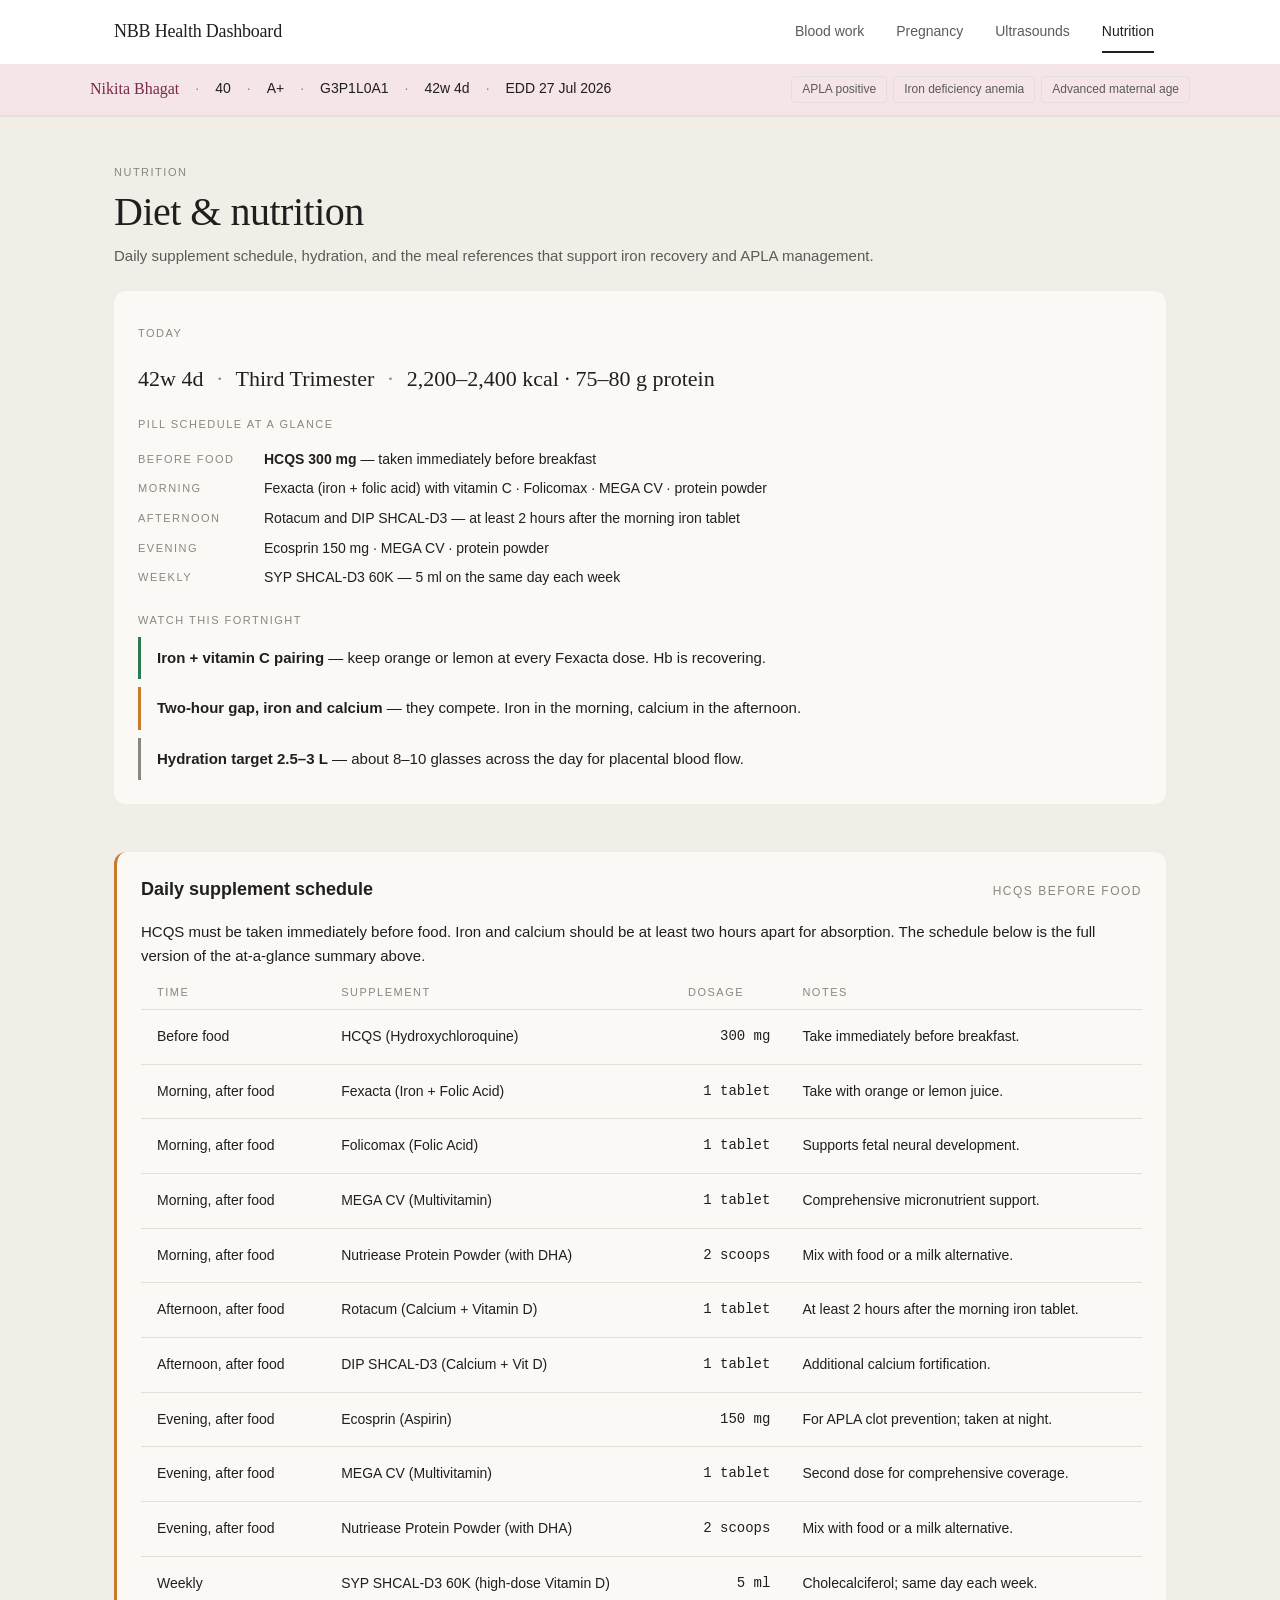
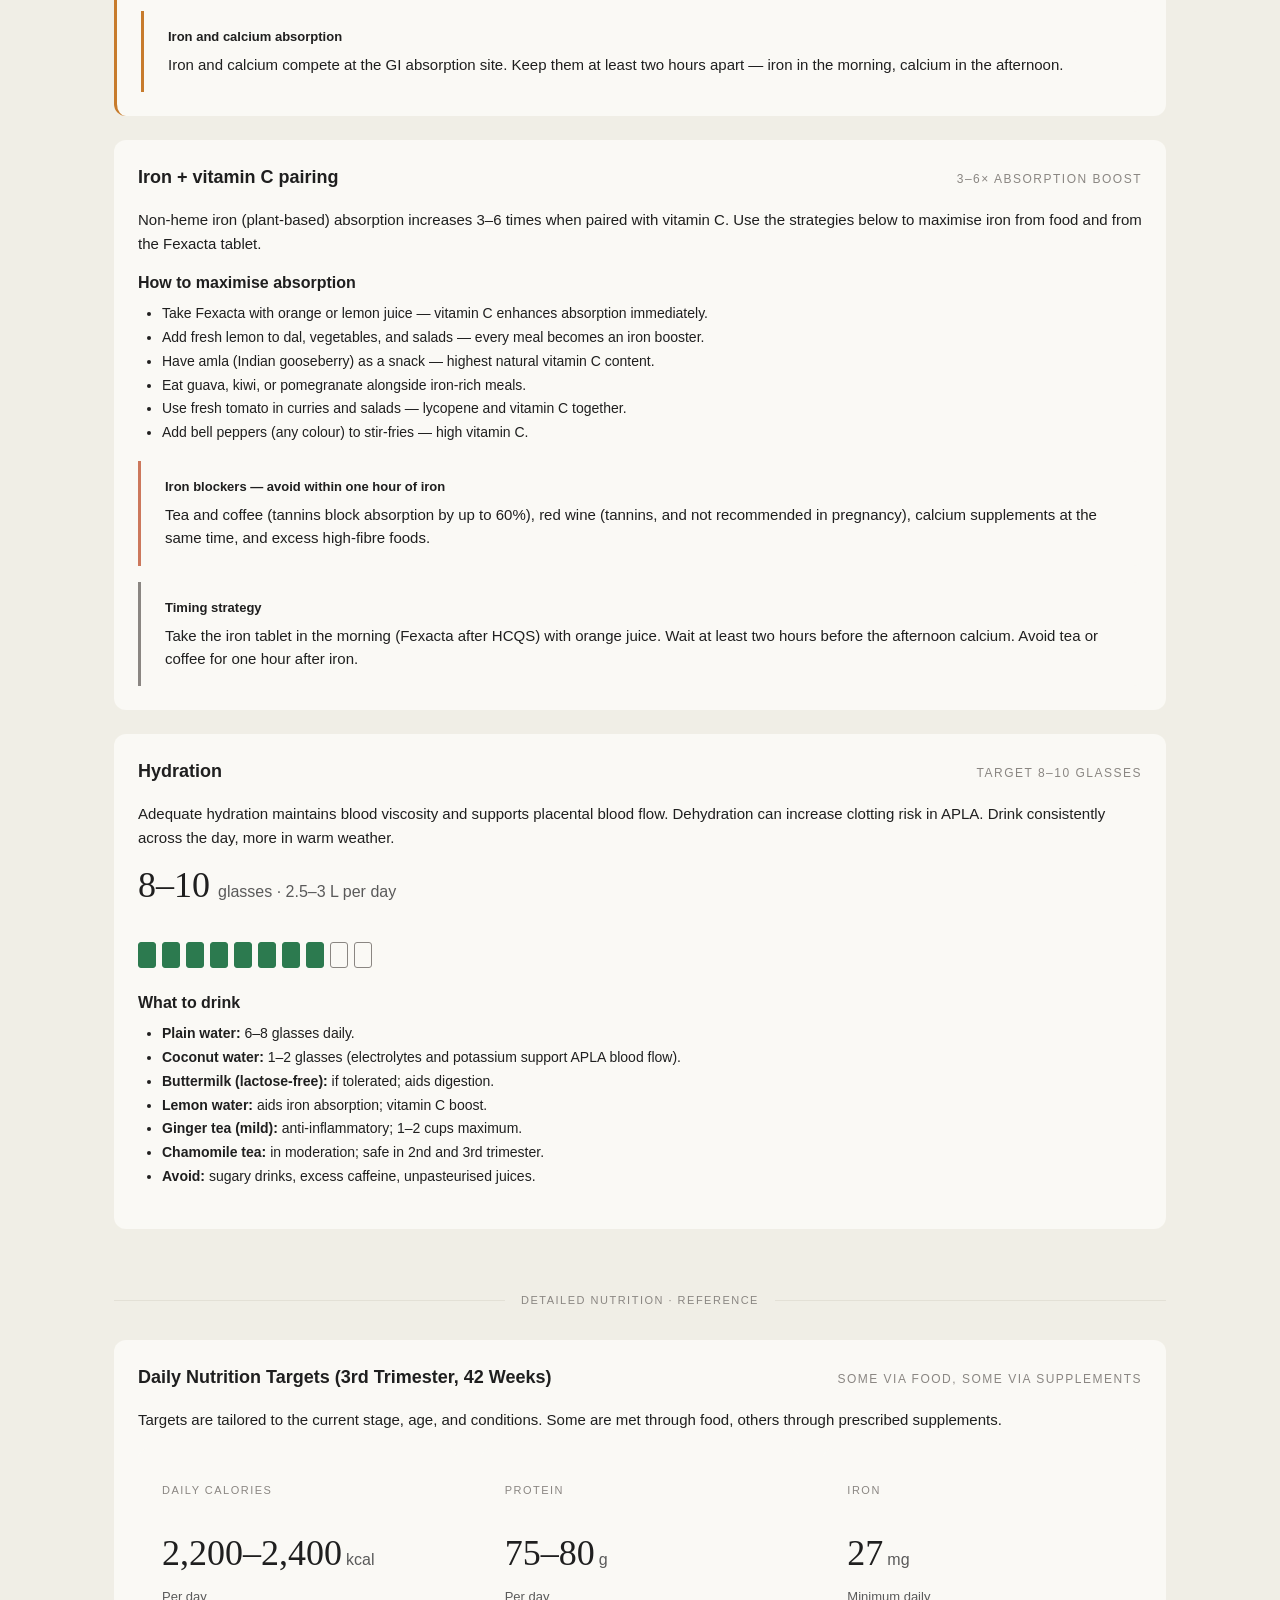
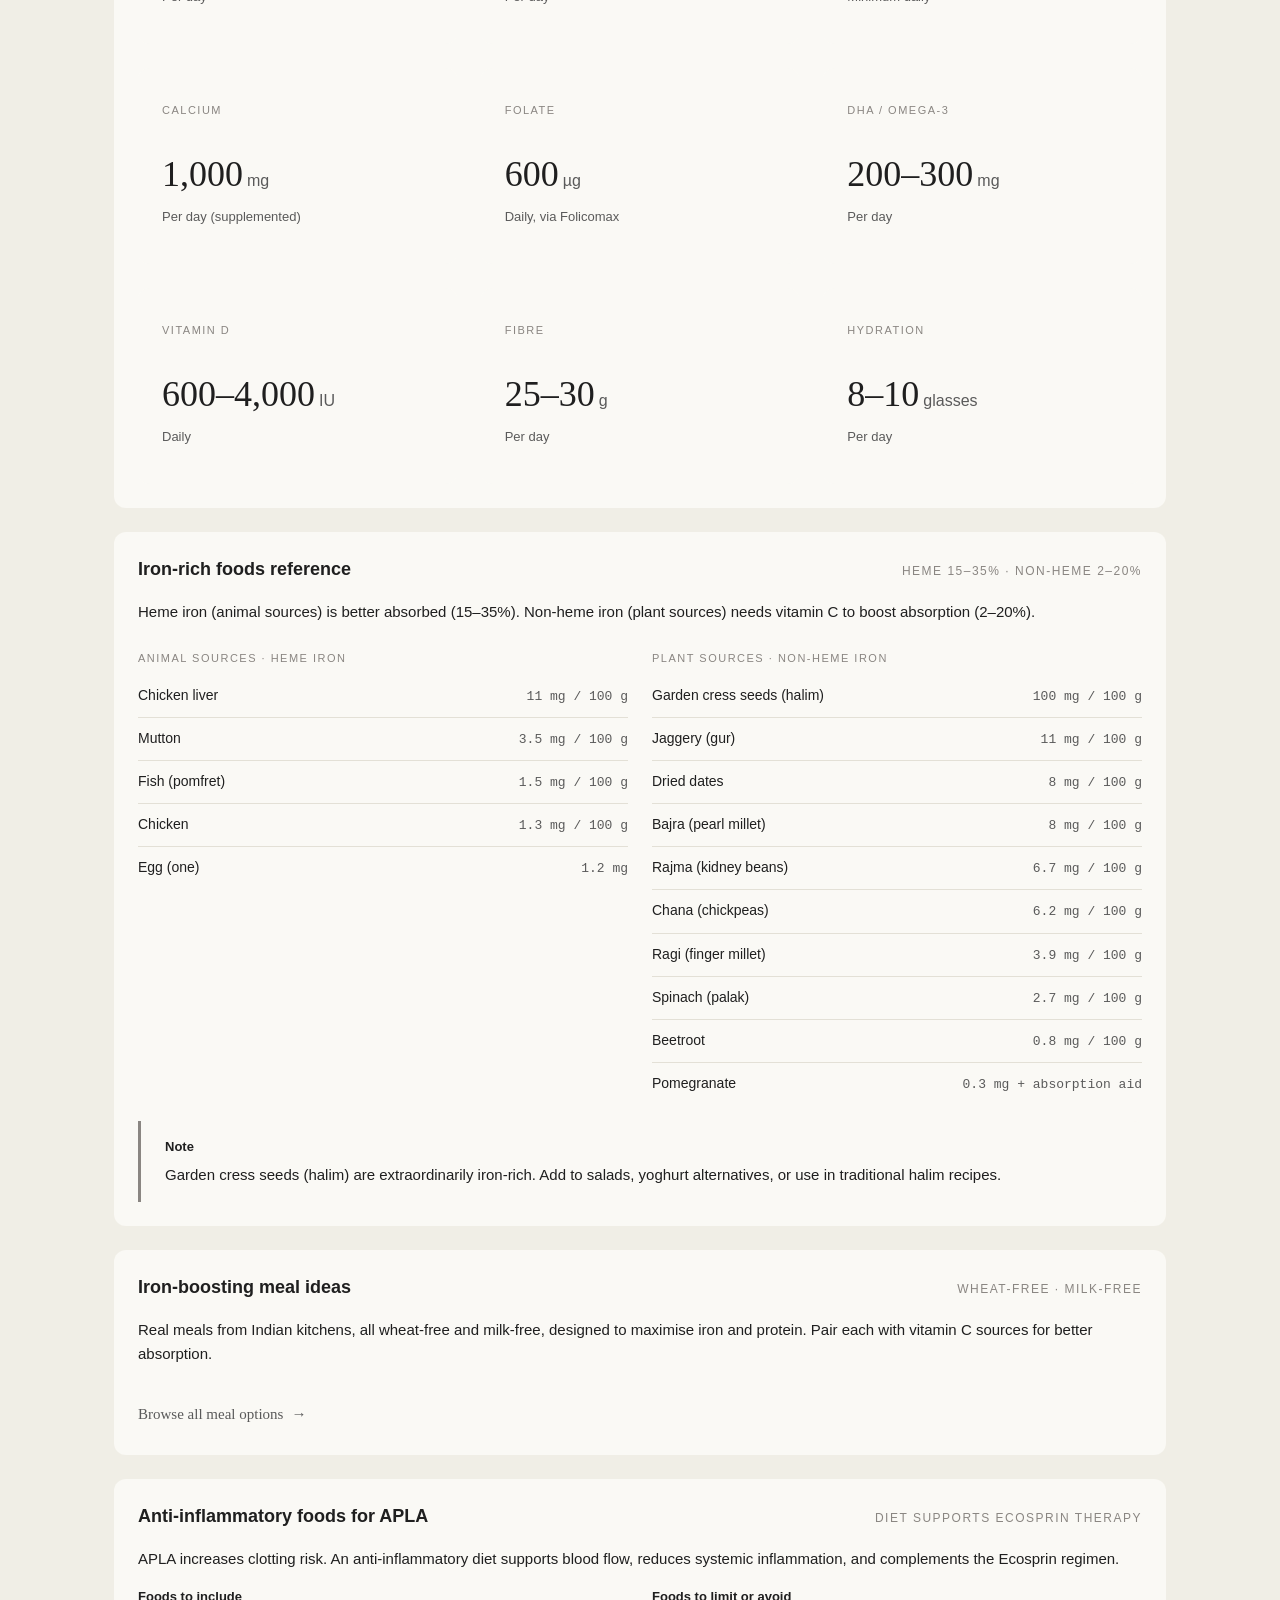
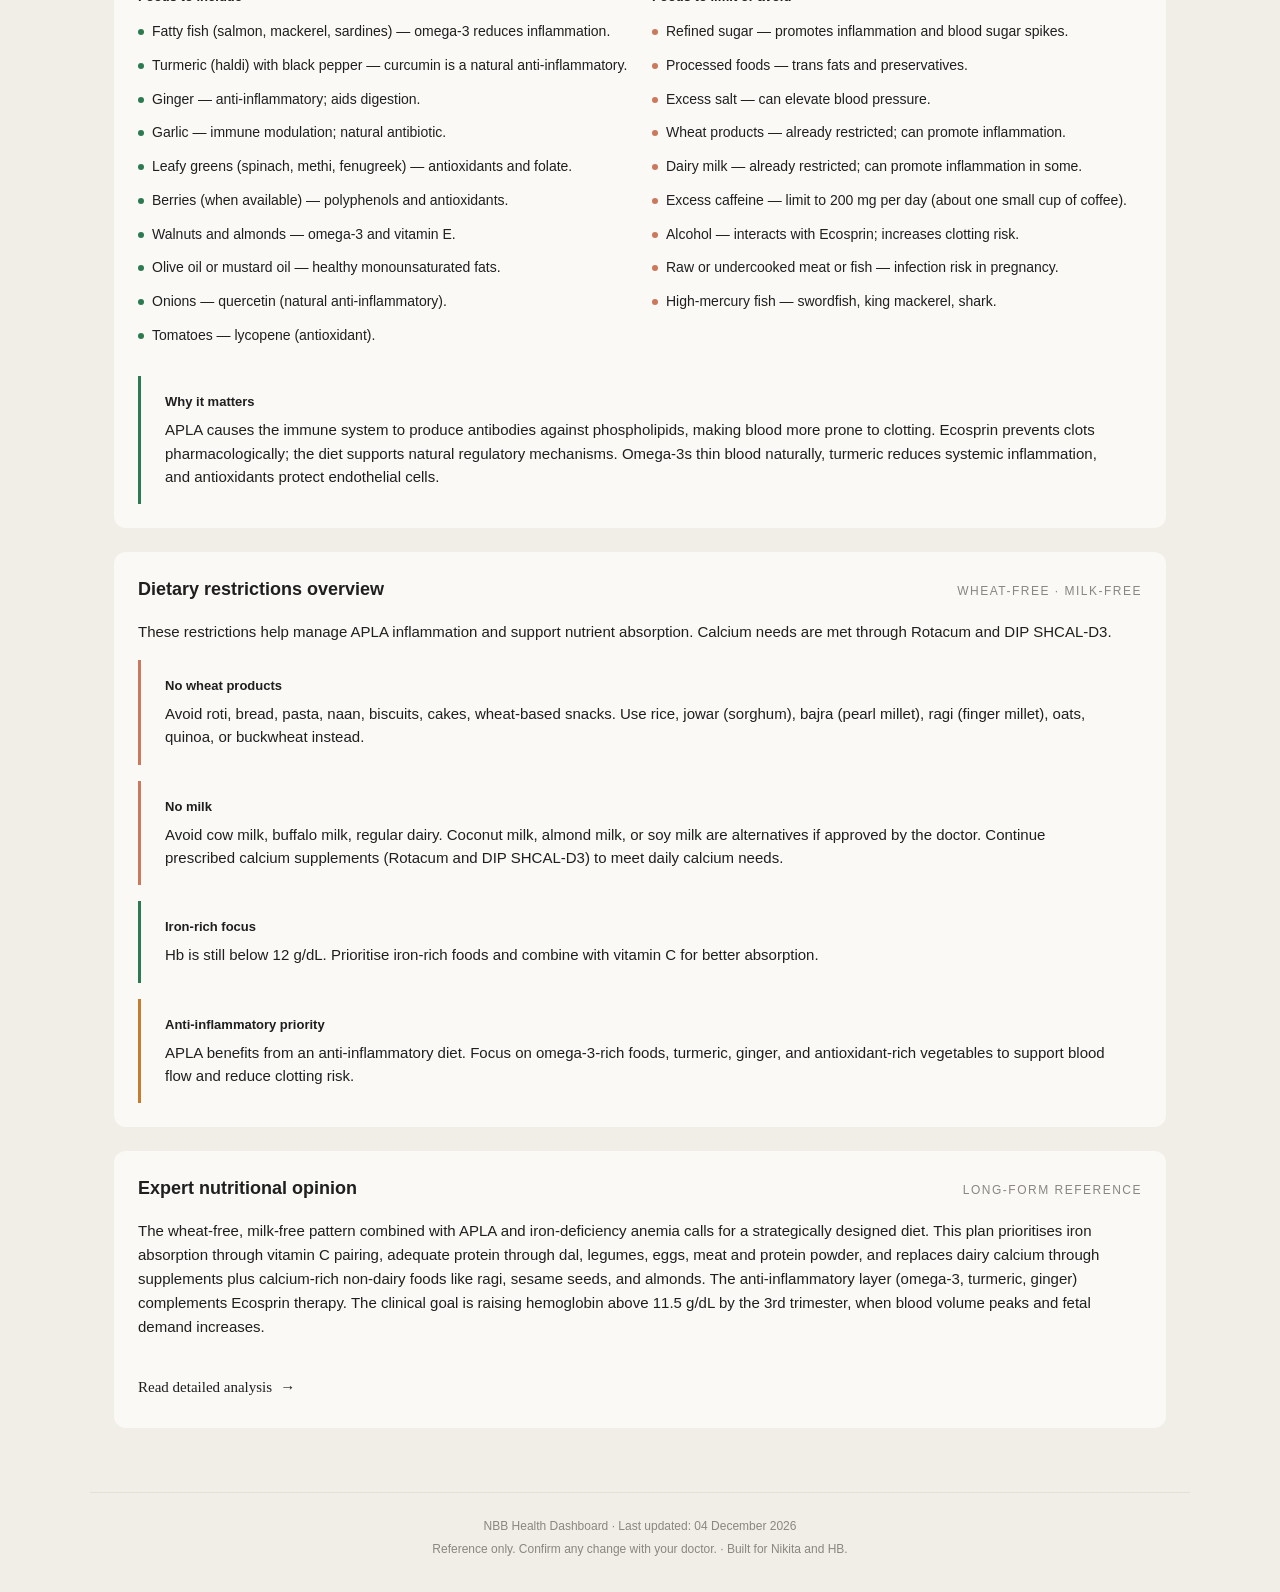
<file: nutrition.html>
<!DOCTYPE html>
<html lang="en">
<head>
    <meta charset="UTF-8">
    <meta name="viewport" content="width=device-width, initial-scale=1.0">
    <meta name="description" content="Personal health dashboard for Nikita Bhagat — daily supplement schedule, nutrition targets, and meal references for the current pregnancy.">
    <title>NBB Health Dashboard — Nutrition</title>

    <!-- Shared design system (single source of truth — see assets/css/pulse-dashboard.css) -->
    <link rel="stylesheet" href="assets/css/pulse-dashboard.css">

    <!-- Page-specific styles. Kept minimal; only what the shared sheet does not cover. -->
    <style>
        /* Pill schedule mini-grid in NOW band — three rows of (time chip + drug list) */
        .pill-schedule {
            display: grid;
            grid-template-columns: 110px 1fr;
            row-gap: var(--s-2);
            column-gap: var(--s-3);
            margin-top: var(--s-3);
            font-size: 14px;
        }
        .pill-schedule__time {
            font-family: var(--font-sans);
            font-size: 11px;
            color: var(--ink-tertiary);
            text-transform: uppercase;
            letter-spacing: 1.5px;
            padding-top: 2px;
        }
        .pill-schedule__drugs { color: var(--ink-primary); }

        /* Hydration glass row (decorative reference, no per-day input today) */
        .glass-row {
            display: flex;
            gap: 6px;
            flex-wrap: wrap;
            margin-top: var(--s-3);
        }
        .glass {
            width: 18px;
            height: 26px;
            border: 1.5px solid var(--ink-tertiary);
            border-radius: 3px;
            background: transparent;
        }
        .glass.is-filled { background: var(--sage); border-color: var(--sage); }

        /* Iron-rich foods two-column compact list */
        .food-list {
            list-style: none;
            margin: 0;
            padding: 0;
        }
        .food-list li {
            display: flex;
            justify-content: space-between;
            align-items: baseline;
            padding: 10px 0;
            border-bottom: 1px solid var(--hairline);
        }
        .food-list li:last-child { border-bottom: 0; }
        .food-list .name { color: var(--ink-primary); font-size: 14px; }
        .food-list .num  { font-family: var(--font-mono); font-size: 13px; color: var(--ink-secondary); font-variant-numeric: tabular-nums; }

        /* Two-column include / avoid list */
        .twocol {
            display: grid;
            grid-template-columns: 1fr 1fr;
            gap: var(--s-4);
            margin-top: var(--s-3);
        }
        .twocol h3 {
            font-family: var(--font-sans);
            font-size: 13px;
            font-weight: 600;
            color: var(--ink-primary);
            text-transform: none;
            letter-spacing: 0;
            margin-bottom: var(--s-2);
        }
        .twocol ul { list-style: none; margin: 0; padding: 0; }
        .twocol li {
            font-size: 14px;
            color: var(--ink-primary);
            padding: 6px 0 6px 14px;
            position: relative;
        }
        .twocol li::before {
            content: "";
            position: absolute;
            left: 0;
            top: 14px;
            width: 6px;
            height: 6px;
            border-radius: 50%;
            background: var(--ink-tertiary);
        }
        .twocol .col-include li::before { background: var(--sage); }
        .twocol .col-avoid   li::before { background: var(--terracotta); }

        @media (max-width: 768px) {
            .twocol { grid-template-columns: 1fr; }
            .pill-schedule { grid-template-columns: 90px 1fr; }
        }
    </style>
</head>
<body>

    <!-- =====================================================
         HEADER BAND — see assets/partials/header-pattern.html
         ===================================================== -->
    <header class="header-band">
        <nav class="container nav" aria-label="Primary">
            <a href="index.html" class="nav__brand">NBB Health Dashboard</a>
            <ul class="nav__list">
                <li><a href="index.html"      class="nav__link">Blood work</a></li>
                <li><a href="pregnancy.html"  class="nav__link">Pregnancy</a></li>
                <li><a href="ultrasound.html" class="nav__link">Ultrasounds</a></li>
                <li><a href="nutrition.html"  class="nav__link is-active" aria-current="page">Nutrition</a></li>
            </ul>
        </nav>
        <div class="patient-strip" aria-label="Patient identity">
            <div class="container patient-strip__inner">
                <span class="patient-strip__name">Nikita Bhagat</span>
                <span class="patient-strip__sep">·</span>
                <span>40</span>
                <span class="patient-strip__sep">·</span>
                <span>A+</span>
                <span class="patient-strip__sep">·</span>
                <span>G3P1L0A1</span>
                <span class="patient-strip__sep">·</span>
                <span data-dyn="ga-wd">26w 0d</span>
                <span class="patient-strip__sep">·</span>
                <span>EDD <span data-dyn="edd-short">27 Jul 2026</span></span>
                <div class="patient-strip__chips">
                    <span class="patient-strip__chip">APLA positive</span>
                    <span class="patient-strip__chip">Iron deficiency anemia</span>
                    <span class="patient-strip__chip">Advanced maternal age</span>
                </div>
            </div>
        </div>
    </header>

    <main class="container">

        <!-- ===================================================
             PAGE TITLE
             =================================================== -->
        <section class="page-title">
            <p class="eyebrow page-title__eyebrow">Nutrition</p>
            <h1 class="display-1">Diet &amp; nutrition</h1>
            <p class="page-title__sub">Daily supplement schedule, hydration, and the meal references that support iron recovery and APLA management.</p>
        </section>

        <!-- ===================================================
             NOW BAND — today's pill schedule + hydration target
             =================================================== -->
        <section class="now-card" aria-labelledby="now-heading">
            <p class="eyebrow now-card__eyebrow" id="now-heading">Today</p>
            <p class="now-card__lede">
                <span data-dyn="ga-wd">26w 0d</span>
                <span class="sep">·</span>
                <span data-dyn="trimester-name">Second Trimester</span>
                <span class="sep">·</span>
                <span>2,200–2,400 kcal · 75–80 g protein</span>
            </p>

            <p class="eyebrow now-card__watch-label">Pill schedule at a glance</p>
            <div class="pill-schedule">
                <div class="pill-schedule__time">Before food</div>
                <div class="pill-schedule__drugs"><strong>HCQS 300 mg</strong> — taken immediately before breakfast</div>

                <div class="pill-schedule__time">Morning</div>
                <div class="pill-schedule__drugs">Fexacta (iron + folic acid) with vitamin C · Folicomax · MEGA CV · protein powder</div>

                <div class="pill-schedule__time">Afternoon</div>
                <div class="pill-schedule__drugs">Rotacum and DIP SHCAL-D3 — at least 2 hours after the morning iron tablet</div>

                <div class="pill-schedule__time">Evening</div>
                <div class="pill-schedule__drugs">Ecosprin 150 mg · MEGA CV · protein powder</div>

                <div class="pill-schedule__time">Weekly</div>
                <div class="pill-schedule__drugs">SYP SHCAL-D3 60K — 5 ml on the same day each week</div>
            </div>

            <p class="eyebrow now-card__watch-label">Watch this fortnight</p>
            <ul class="now-card__watch-list">
                <li class="is-good"><strong>Iron + vitamin C pairing</strong> — keep orange or lemon at every Fexacta dose. Hb is recovering.</li>
                <li class="is-watch"><strong>Two-hour gap, iron and calcium</strong> — they compete. Iron in the morning, calcium in the afternoon.</li>
                <li><strong>Hydration target 2.5–3 L</strong> — about 8–10 glasses across the day for placental blood flow.</li>
            </ul>
        </section>

        <!-- ===================================================
             TODAY'S COMPLIANCE — full supplement table, pairing rules, hydration
             =================================================== -->

        <!-- ----- Supplement schedule (full table) ----------------------- -->
        <section class="panel panel--watch">
            <header class="panel__head">
                <h2 class="panel__title">Daily supplement schedule</h2>
                <span class="panel__trajectory">HCQS before food</span>
            </header>

            <p class="panel__summary">
                HCQS must be taken immediately before food. Iron and calcium should be at least two hours apart for absorption. The schedule below is the full version of the at-a-glance summary above.
            </p>

            <table class="data-table" aria-label="Daily supplement schedule">
                <thead>
                    <tr>
                        <th scope="col">Time</th>
                        <th scope="col">Supplement</th>
                        <th scope="col">Dosage</th>
                        <th scope="col">Notes</th>
                    </tr>
                </thead>
                <tbody>
                    <tr>
                        <td>Before food</td>
                        <td>HCQS (Hydroxychloroquine)</td>
                        <td class="num">300 mg</td>
                        <td>Take immediately before breakfast.</td>
                    </tr>
                    <tr>
                        <td>Morning, after food</td>
                        <td>Fexacta (Iron + Folic Acid)</td>
                        <td class="num">1 tablet</td>
                        <td>Take with orange or lemon juice.</td>
                    </tr>
                    <tr>
                        <td>Morning, after food</td>
                        <td>Folicomax (Folic Acid)</td>
                        <td class="num">1 tablet</td>
                        <td>Supports fetal neural development.</td>
                    </tr>
                    <tr>
                        <td>Morning, after food</td>
                        <td>MEGA CV (Multivitamin)</td>
                        <td class="num">1 tablet</td>
                        <td>Comprehensive micronutrient support.</td>
                    </tr>
                    <tr>
                        <td>Morning, after food</td>
                        <td>Nutriease Protein Powder (with DHA)</td>
                        <td class="num">2 scoops</td>
                        <td>Mix with food or a milk alternative.</td>
                    </tr>
                    <tr>
                        <td>Afternoon, after food</td>
                        <td>Rotacum (Calcium + Vitamin D)</td>
                        <td class="num">1 tablet</td>
                        <td>At least 2 hours after the morning iron tablet.</td>
                    </tr>
                    <tr>
                        <td>Afternoon, after food</td>
                        <td>DIP SHCAL-D3 (Calcium + Vit D)</td>
                        <td class="num">1 tablet</td>
                        <td>Additional calcium fortification.</td>
                    </tr>
                    <tr>
                        <td>Evening, after food</td>
                        <td>Ecosprin (Aspirin)</td>
                        <td class="num">150 mg</td>
                        <td>For APLA clot prevention; taken at night.</td>
                    </tr>
                    <tr>
                        <td>Evening, after food</td>
                        <td>MEGA CV (Multivitamin)</td>
                        <td class="num">1 tablet</td>
                        <td>Second dose for comprehensive coverage.</td>
                    </tr>
                    <tr>
                        <td>Evening, after food</td>
                        <td>Nutriease Protein Powder (with DHA)</td>
                        <td class="num">2 scoops</td>
                        <td>Mix with food or a milk alternative.</td>
                    </tr>
                    <tr>
                        <td>Weekly</td>
                        <td>SYP SHCAL-D3 60K (high-dose Vitamin D)</td>
                        <td class="num">5 ml</td>
                        <td>Cholecalciferol; same day each week.</td>
                    </tr>
                </tbody>
            </table>

            <div class="callout callout--watch">
                <span class="callout__title">Iron and calcium absorption</span>
                Iron and calcium compete at the GI absorption site. Keep them at least two hours apart — iron in the morning, calcium in the afternoon.
            </div>
        </section>

        <!-- ----- Iron + Vitamin C pairing ----------------------- -->
        <section class="panel">
            <header class="panel__head">
                <h2 class="panel__title">Iron + vitamin C pairing</h2>
                <span class="panel__trajectory">3–6× absorption boost</span>
            </header>

            <p class="panel__summary">
                Non-heme iron (plant-based) absorption increases 3–6 times when paired with vitamin C. Use the strategies below to maximise iron from food and from the Fexacta tablet.
            </p>

            <h3 class="h3" style="margin-top: var(--s-3); margin-bottom: var(--s-2);">How to maximise absorption</h3>
            <ul style="margin: 0 0 var(--s-3) var(--s-4); padding: 0; font-size: 14px; line-height: 1.7;">
                <li>Take Fexacta with orange or lemon juice — vitamin C enhances absorption immediately.</li>
                <li>Add fresh lemon to dal, vegetables, and salads — every meal becomes an iron booster.</li>
                <li>Have amla (Indian gooseberry) as a snack — highest natural vitamin C content.</li>
                <li>Eat guava, kiwi, or pomegranate alongside iron-rich meals.</li>
                <li>Use fresh tomato in curries and salads — lycopene and vitamin C together.</li>
                <li>Add bell peppers (any colour) to stir-fries — high vitamin C.</li>
            </ul>

            <div class="callout callout--alert">
                <span class="callout__title">Iron blockers — avoid within one hour of iron</span>
                Tea and coffee (tannins block absorption by up to 60%), red wine (tannins, and not recommended in pregnancy), calcium supplements at the same time, and excess high-fibre foods.
            </div>

            <div class="callout" style="margin-top: var(--s-3);">
                <span class="callout__title">Timing strategy</span>
                Take the iron tablet in the morning (Fexacta after HCQS) with orange juice. Wait at least two hours before the afternoon calcium. Avoid tea or coffee for one hour after iron.
            </div>
        </section>

        <!-- ----- Hydration ----------------------- -->
        <section class="panel">
            <header class="panel__head">
                <h2 class="panel__title">Hydration</h2>
                <span class="panel__trajectory">Target 8–10 glasses</span>
            </header>

            <p class="panel__summary">
                Adequate hydration maintains blood viscosity and supports placental blood flow. Dehydration can increase clotting risk in APLA. Drink consistently across the day, more in warm weather.
            </p>

            <p class="big-num" style="margin-top: var(--s-3);">8–10<span style="font-family: var(--font-sans); font-size: 16px; color: var(--ink-secondary); margin-left: 8px;">glasses · 2.5–3 L per day</span></p>

            <div class="glass-row" role="img" aria-label="Hydration target: 8 to 10 glasses per day">
                <div class="glass is-filled"></div>
                <div class="glass is-filled"></div>
                <div class="glass is-filled"></div>
                <div class="glass is-filled"></div>
                <div class="glass is-filled"></div>
                <div class="glass is-filled"></div>
                <div class="glass is-filled"></div>
                <div class="glass is-filled"></div>
                <div class="glass"></div>
                <div class="glass"></div>
            </div>

            <h3 class="h3" style="margin-top: var(--s-4); margin-bottom: var(--s-2);">What to drink</h3>
            <ul style="margin: 0 0 var(--s-3) var(--s-4); padding: 0; font-size: 14px; line-height: 1.7;">
                <li><strong>Plain water:</strong> 6–8 glasses daily.</li>
                <li><strong>Coconut water:</strong> 1–2 glasses (electrolytes and potassium support APLA blood flow).</li>
                <li><strong>Buttermilk (lactose-free):</strong> if tolerated; aids digestion.</li>
                <li><strong>Lemon water:</strong> aids iron absorption; vitamin C boost.</li>
                <li><strong>Ginger tea (mild):</strong> anti-inflammatory; 1–2 cups maximum.</li>
                <li><strong>Chamomile tea:</strong> in moderation; safe in 2nd and 3rd trimester.</li>
                <li><strong>Avoid:</strong> sugary drinks, excess caffeine, unpasteurised juices.</li>
            </ul>
        </section>

        <!-- ===================================================
             SECTION DIVIDER — REFERENCE
             =================================================== -->
        <div class="section-divider" role="separator" aria-label="Reference data">
            <span class="eyebrow">Detailed nutrition · reference</span>
        </div>

        <!-- ----- Daily targets ----------------------- -->
        <section class="panel">
            <header class="panel__head">
                <h2 class="panel__title"><span data-dyn="nutrition-heading">Daily Nutrition Targets (2nd Trimester, 26 Weeks)</span></h2>
                <span class="panel__trajectory">Some via food, some via supplements</span>
            </header>

            <p class="panel__summary">
                Targets are tailored to the current stage, age, and conditions. Some are met through food, others through prescribed supplements.
            </p>

            <div class="grid-3" style="margin-top: var(--s-3);">
                <div class="kpi-tile">
                    <p class="eyebrow kpi-tile__eyebrow">Daily calories</p>
                    <p class="kpi-tile__value">2,200–2,400<span class="unit">kcal</span></p>
                    <p class="kpi-tile__sub">Per day</p>
                </div>
                <div class="kpi-tile">
                    <p class="eyebrow kpi-tile__eyebrow">Protein</p>
                    <p class="kpi-tile__value">75–80<span class="unit">g</span></p>
                    <p class="kpi-tile__sub">Per day</p>
                </div>
                <div class="kpi-tile">
                    <p class="eyebrow kpi-tile__eyebrow">Iron</p>
                    <p class="kpi-tile__value">27<span class="unit">mg</span></p>
                    <p class="kpi-tile__sub">Minimum daily</p>
                </div>
                <div class="kpi-tile">
                    <p class="eyebrow kpi-tile__eyebrow">Calcium</p>
                    <p class="kpi-tile__value">1,000<span class="unit">mg</span></p>
                    <p class="kpi-tile__sub">Per day (supplemented)</p>
                </div>
                <div class="kpi-tile">
                    <p class="eyebrow kpi-tile__eyebrow">Folate</p>
                    <p class="kpi-tile__value">600<span class="unit">µg</span></p>
                    <p class="kpi-tile__sub">Daily, via Folicomax</p>
                </div>
                <div class="kpi-tile">
                    <p class="eyebrow kpi-tile__eyebrow">DHA / Omega-3</p>
                    <p class="kpi-tile__value">200–300<span class="unit">mg</span></p>
                    <p class="kpi-tile__sub">Per day</p>
                </div>
                <div class="kpi-tile">
                    <p class="eyebrow kpi-tile__eyebrow">Vitamin D</p>
                    <p class="kpi-tile__value">600–4,000<span class="unit">IU</span></p>
                    <p class="kpi-tile__sub">Daily</p>
                </div>
                <div class="kpi-tile">
                    <p class="eyebrow kpi-tile__eyebrow">Fibre</p>
                    <p class="kpi-tile__value">25–30<span class="unit">g</span></p>
                    <p class="kpi-tile__sub">Per day</p>
                </div>
                <div class="kpi-tile">
                    <p class="eyebrow kpi-tile__eyebrow">Hydration</p>
                    <p class="kpi-tile__value">8–10<span class="unit">glasses</span></p>
                    <p class="kpi-tile__sub">Per day</p>
                </div>
            </div>
        </section>

        <!-- ----- Iron-rich foods chart ----------------------- -->
        <section class="panel">
            <header class="panel__head">
                <h2 class="panel__title">Iron-rich foods reference</h2>
                <span class="panel__trajectory">Heme 15–35% · Non-heme 2–20%</span>
            </header>

            <p class="panel__summary">
                Heme iron (animal sources) is better absorbed (15–35%). Non-heme iron (plant sources) needs vitamin C to boost absorption (2–20%).
            </p>

            <div class="grid-2" style="margin-top: var(--s-3);">
                <div>
                    <p class="eyebrow" style="margin-bottom: var(--s-2);">Animal sources · heme iron</p>
                    <ul class="food-list">
                        <li><span class="name">Chicken liver</span><span class="num">11 mg / 100 g</span></li>
                        <li><span class="name">Mutton</span><span class="num">3.5 mg / 100 g</span></li>
                        <li><span class="name">Fish (pomfret)</span><span class="num">1.5 mg / 100 g</span></li>
                        <li><span class="name">Chicken</span><span class="num">1.3 mg / 100 g</span></li>
                        <li><span class="name">Egg (one)</span><span class="num">1.2 mg</span></li>
                    </ul>
                </div>
                <div>
                    <p class="eyebrow" style="margin-bottom: var(--s-2);">Plant sources · non-heme iron</p>
                    <ul class="food-list">
                        <li><span class="name">Garden cress seeds (halim)</span><span class="num">100 mg / 100 g</span></li>
                        <li><span class="name">Jaggery (gur)</span><span class="num">11 mg / 100 g</span></li>
                        <li><span class="name">Dried dates</span><span class="num">8 mg / 100 g</span></li>
                        <li><span class="name">Bajra (pearl millet)</span><span class="num">8 mg / 100 g</span></li>
                        <li><span class="name">Rajma (kidney beans)</span><span class="num">6.7 mg / 100 g</span></li>
                        <li><span class="name">Chana (chickpeas)</span><span class="num">6.2 mg / 100 g</span></li>
                        <li><span class="name">Ragi (finger millet)</span><span class="num">3.9 mg / 100 g</span></li>
                        <li><span class="name">Spinach (palak)</span><span class="num">2.7 mg / 100 g</span></li>
                        <li><span class="name">Beetroot</span><span class="num">0.8 mg / 100 g</span></li>
                        <li><span class="name">Pomegranate</span><span class="num">0.3 mg + absorption aid</span></li>
                    </ul>
                </div>
            </div>

            <div class="callout" style="margin-top: var(--s-3);">
                <span class="callout__title">Note</span>
                Garden cress seeds (halim) are extraordinarily iron-rich. Add to salads, yoghurt alternatives, or use in traditional halim recipes.
            </div>
        </section>

        <!-- ----- Meal ideas ----------------------- -->
        <section class="panel">
            <header class="panel__head">
                <h2 class="panel__title">Iron-boosting meal ideas</h2>
                <span class="panel__trajectory">Wheat-free · milk-free</span>
            </header>

            <p class="panel__summary">
                Real meals from Indian kitchens, all wheat-free and milk-free, designed to maximise iron and protein. Pair each with vitamin C sources for better absorption.
            </p>

            <button type="button" class="accordion-trigger" onclick="toggleAccordion(this)" aria-expanded="false">
                <span>Browse all meal options</span>
                <span aria-hidden="true"></span>
            </button>
            <div class="accordion-content">
                <div class="accordion-content-inner">
                    <h4>Breakfast (pick one)</h4>
                    <ul>
                        <li><strong>Ragi (finger millet) dosa</strong> — with coconut chutney and 1 boiled egg. Iron, protein, minerals.</li>
                        <li><strong>Poha (flattened rice)</strong> — with peanuts, curry leaves, lemon, carrots. Iron + vitamin C boost.</li>
                        <li><strong>Oats porridge</strong> — almond milk, dates, walnuts. Iron + omega-3.</li>
                        <li><strong>Bajra (millet) roti</strong> — with spinach sabzi. High iron content.</li>
                        <li><strong>Rice idli with sambar</strong> — dal-rich sambar, orange juice on side. Iron + folate.</li>
                        <li><strong>Quinoa upma</strong> — with vegetables and a boiled egg. Complete protein + iron.</li>
                    </ul>

                    <h4>Lunch (rice-based)</h4>
                    <ul>
                        <li><strong>Rice + dal (rajma / chole / moong)</strong> — green leafy sabzi, raw salad. Iron + plant protein.</li>
                        <li><strong>Brown rice pulao</strong> — paneer, coconut-based raita. Protein + calcium alternative.</li>
                        <li><strong>Jowar (sorghum) roti</strong> — chicken curry, beetroot salad. Iron, B12, antioxidants.</li>
                        <li><strong>Rice + fish curry</strong> — pomfret or rohu, spinach, lemon. Iron, DHA, vitamin C.</li>
                        <li><strong>Moong khichdi</strong> — rice, moong dal, ghee, cucumber raita. Easy protein, easy digestion.</li>
                        <li><strong>Rice + chana masala</strong> — chickpea curry, baingan sabzi. Plant iron + folate.</li>
                    </ul>

                    <h4>Evening snack (choose one)</h4>
                    <ul>
                        <li><strong>Roasted chana + jaggery</strong> — handful of roasted chickpeas. Iron, natural sweetness.</li>
                        <li><strong>Dates and almonds</strong> — 3–4 dates, 5–6 almonds. High iron, healthy fats.</li>
                        <li><strong>Fruit plate</strong> — pomegranate, orange, guava. Iron + vitamin C synergy.</li>
                        <li><strong>Sprouts chaat</strong> — moong or chana sprouts, lemon, chaat masala. Iron, folate, probiotics.</li>
                        <li><strong>Roasted sweet potato</strong> — chaat masala. Iron, fibre, beta-carotene.</li>
                        <li><strong>Til (sesame) laddu</strong> — home-made with jaggery. Iron, calcium, healthy fats.</li>
                    </ul>

                    <h4>Dinner</h4>
                    <ul>
                        <li><strong>Rice + palak dal</strong> — spinach lentil curry, grilled chicken. Iron + protein doubled.</li>
                        <li><strong>Rice + egg curry</strong> — 3 scrambled eggs, baingan bharta. High protein + iron.</li>
                        <li><strong>Oats khichdi</strong> — oats, moong, mixed vegetables. Fibre-rich, easily digestible.</li>
                        <li><strong>Rice + rajma (kidney beans)</strong> — onion, tomato, salad. Plant-based iron + folate.</li>
                        <li><strong>Ragi roti + mutton or chicken</strong> — lean meat curry, green beans. Iron, B12, heme iron.</li>
                        <li><strong>Rice + methi (fenugreek) dal</strong> — spinach greens, boiled egg. Iron-boosting combination.</li>
                    </ul>
                </div>
            </div>
        </section>

        <!-- ----- Anti-inflammatory foods ----------------------- -->
        <section class="panel">
            <header class="panel__head">
                <h2 class="panel__title">Anti-inflammatory foods for APLA</h2>
                <span class="panel__trajectory">Diet supports Ecosprin therapy</span>
            </header>

            <p class="panel__summary">
                APLA increases clotting risk. An anti-inflammatory diet supports blood flow, reduces systemic inflammation, and complements the Ecosprin regimen.
            </p>

            <div class="twocol">
                <div class="col-include">
                    <h3>Foods to include</h3>
                    <ul>
                        <li>Fatty fish (salmon, mackerel, sardines) — omega-3 reduces inflammation.</li>
                        <li>Turmeric (haldi) with black pepper — curcumin is a natural anti-inflammatory.</li>
                        <li>Ginger — anti-inflammatory; aids digestion.</li>
                        <li>Garlic — immune modulation; natural antibiotic.</li>
                        <li>Leafy greens (spinach, methi, fenugreek) — antioxidants and folate.</li>
                        <li>Berries (when available) — polyphenols and antioxidants.</li>
                        <li>Walnuts and almonds — omega-3 and vitamin E.</li>
                        <li>Olive oil or mustard oil — healthy monounsaturated fats.</li>
                        <li>Onions — quercetin (natural anti-inflammatory).</li>
                        <li>Tomatoes — lycopene (antioxidant).</li>
                    </ul>
                </div>
                <div class="col-avoid">
                    <h3>Foods to limit or avoid</h3>
                    <ul>
                        <li>Refined sugar — promotes inflammation and blood sugar spikes.</li>
                        <li>Processed foods — trans fats and preservatives.</li>
                        <li>Excess salt — can elevate blood pressure.</li>
                        <li>Wheat products — already restricted; can promote inflammation.</li>
                        <li>Dairy milk — already restricted; can promote inflammation in some.</li>
                        <li>Excess caffeine — limit to 200 mg per day (about one small cup of coffee).</li>
                        <li>Alcohol — interacts with Ecosprin; increases clotting risk.</li>
                        <li>Raw or undercooked meat or fish — infection risk in pregnancy.</li>
                        <li>High-mercury fish — swordfish, king mackerel, shark.</li>
                    </ul>
                </div>
            </div>

            <div class="callout callout--note" style="margin-top: var(--s-4);">
                <span class="callout__title">Why it matters</span>
                APLA causes the immune system to produce antibodies against phospholipids, making blood more prone to clotting. Ecosprin prevents clots pharmacologically; the diet supports natural regulatory mechanisms. Omega-3s thin blood naturally, turmeric reduces systemic inflammation, and antioxidants protect endothelial cells.
            </div>
        </section>

        <!-- ----- Dietary restrictions overview ----------------------- -->
        <section class="panel">
            <header class="panel__head">
                <h2 class="panel__title">Dietary restrictions overview</h2>
                <span class="panel__trajectory">Wheat-free · milk-free</span>
            </header>

            <p class="panel__summary">
                These restrictions help manage APLA inflammation and support nutrient absorption. Calcium needs are met through Rotacum and DIP SHCAL-D3.
            </p>

            <div class="callout callout--alert">
                <span class="callout__title">No wheat products</span>
                Avoid roti, bread, pasta, naan, biscuits, cakes, wheat-based snacks. Use rice, jowar (sorghum), bajra (pearl millet), ragi (finger millet), oats, quinoa, or buckwheat instead.
            </div>

            <div class="callout callout--alert" style="margin-top: var(--s-3);">
                <span class="callout__title">No milk</span>
                Avoid cow milk, buffalo milk, regular dairy. Coconut milk, almond milk, or soy milk are alternatives if approved by the doctor. Continue prescribed calcium supplements (Rotacum and DIP SHCAL-D3) to meet daily calcium needs.
            </div>

            <div class="callout callout--note" style="margin-top: var(--s-3);">
                <span class="callout__title">Iron-rich focus</span>
                Hb is still below 12 g/dL. Prioritise iron-rich foods and combine with vitamin C for better absorption.
            </div>

            <div class="callout callout--watch" style="margin-top: var(--s-3);">
                <span class="callout__title">Anti-inflammatory priority</span>
                APLA benefits from an anti-inflammatory diet. Focus on omega-3-rich foods, turmeric, ginger, and antioxidant-rich vegetables to support blood flow and reduce clotting risk.
            </div>
        </section>

        <!-- ----- Expert opinion (kept as accordion, ID preserved) ----------------------- -->
        <section class="panel">
            <header class="panel__head">
                <h2 class="panel__title">Expert nutritional opinion</h2>
                <span class="panel__trajectory">Long-form reference</span>
            </header>

            <p class="panel__summary">
                The wheat-free, milk-free pattern combined with APLA and iron-deficiency anemia calls for a strategically designed diet. This plan prioritises iron absorption through vitamin C pairing, adequate protein through dal, legumes, eggs, meat and protein powder, and replaces dairy calcium through supplements plus calcium-rich non-dairy foods like ragi, sesame seeds, and almonds. The anti-inflammatory layer (omega-3, turmeric, ginger) complements Ecosprin therapy. The clinical goal is raising hemoglobin above 11.5 g/dL by the 3rd trimester, when blood volume peaks and fetal demand increases.
            </p>

            <button type="button" class="expand-btn accordion-trigger" onclick="toggleExpertDetails()" id="expertDetailsTrigger" aria-expanded="false" style="background: transparent; color: inherit;">
                <span>Read detailed analysis</span>
                <span aria-hidden="true"></span>
            </button>

            <div class="accordion-content" id="expertDetails">
                <div class="accordion-content-inner expert-opinion detailed">
                    <h4>Nutritional analysis by condition</h4>
                    <p>
                        <strong>Iron-deficiency anemia (Hb 10.2 g/dL):</strong> Hemoglobin is significantly below the pregnancy target of 12+ g/dL. This affects oxygen delivery to placenta and fetus. Every meal includes iron-rich foods paired with vitamin C. Fexacta (iron + folate) addresses this directly; dietary iron (especially heme iron from eggs and meat) provides additional absorption pathways. Timing iron away from calcium is critical — they compete for absorption.
                    </p>
                    <p>
                        <strong>APLA (Antiphospholipid Antibodies):</strong> The immune system produces antibodies that attack phospholipids in cell membranes, increasing thrombotic risk. Ecosprin 150 mg provides anticoagulation pharmacologically; diet plays a supporting role. Omega-3 fatty acids (fish, walnuts) naturally thin blood. Turmeric and ginger are evidence-backed anti-inflammatories. Adequate hydration maintains blood flow. Multi-pronged approach is why both medication and dietary modifications are in place.
                    </p>
                    <p>
                        <strong>Wheat restriction:</strong> Likely addresses gluten sensitivity (which elevates inflammation markers) or a need to reduce overall inflammation. Wheat-free alternatives (ragi, bajra, jowar, quinoa, oats) provide equal or superior micronutrient profiles. Ragi is iron-rich (3.9 mg/100 g), calcium-rich (344 mg/100 g), and anti-inflammatory.
                    </p>
                    <p>
                        <strong>Dairy restriction:</strong> Milk avoidance may reflect lactose sensitivity, casein allergy, or inflammation management. Calcium needs (1,000 mg per day) are met through Rotacum, DIP SHCAL-D3, and dietary sources: ragi, sesame seeds, almonds, fortified plant milks. Don't rely solely on food for calcium.
                    </p>
                    <p>
                        <strong>Advanced maternal age (40):</strong> Slightly higher protein need (75–80 g/day vs. 71 g for younger women). Nutriease Protein Powder (2 scoops twice daily = 40 g protein) covers about half; the rest comes from food. DHA via the protein powder is critical for fetal brain and eye development.
                    </p>

                    <h4>Why this supplement schedule works</h4>
                    <p><strong>HCQS immediately before food:</strong> ensures optimal stomach pH for absorption while limiting GI upset.</p>
                    <p><strong>Morning iron + afternoon calcium:</strong> Iron and calcium both use divalent cation transporters. Two hours apart, they don't compete. Iron in the morning with vitamin C maximises absorption.</p>
                    <p><strong>MEGA CV twice daily:</strong> Multivitamins are spread across meals to improve absorption and reduce GI burden.</p>
                    <p><strong>Protein powder with meals:</strong> Better tolerated and the protein is used more efficiently. DHA is fat-soluble; food helps absorption.</p>
                    <p><strong>Ecosprin at night:</strong> Aspirin is often dosed once daily in the evening to align with circadian clotting risk.</p>

                    <h4>Third-trimester adjustments</h4>
                    <p><strong>Around week 30:</strong> Blood volume is up 40% in pregnancy, mostly in trimester 3. Hemoglobin will dilute further; keep iron intake high. The doctor may increase Fexacta or add IV iron if Hb drops below 10.</p>
                    <p><strong>Around week 35:</strong> Fetal calcium demand peaks. Keep Rotacum + DIP SHCAL-D3 compliance perfect. DHA stays at 200–300 mg per day.</p>
                    <p><strong>Folate stays high:</strong> Folicomax continues up to delivery and during breastfeeding.</p>

                    <h4>Pre-delivery (weeks 35–40)</h4>
                    <p>Maintain all supplements as prescribed. Increase calorie intake slightly if weight gain has been slow. Keep iron intake high in the last 4 weeks to prepare for delivery blood loss. Continue anti-inflammatory diet.</p>

                    <h4>Postpartum</h4>
                    <p><strong>First 6 weeks (recovery):</strong> Continue all supplements. Add extra protein for tissue repair and milk supply. Iron supplementation remains critical. Wheat may be reintroduced if there's no clinical indication to restrict long-term. Dairy can be reintroduced if tolerated.</p>
                    <p><strong>Breastfeeding:</strong> Protein needs increase to 1.3 g/kg (vs. 1.1 g/kg in pregnancy). Calorie needs rise by 500 kcal/day. DHA continues. Iron continues until hemoglobin normalises.</p>

                    <h4>Bottom line</h4>
                    <p>This is a precision plan that compensates for APLA and anemia while supporting a healthy 3rd trimester. Recheck hemoglobin at 28 weeks; if below 11, discuss IV iron with the doctor before week 32.</p>
                </div>
            </div>
        </section>

    </main>

    <!-- ===================================================
         FOOTER
         =================================================== -->
    <footer class="footer container" role="contentinfo">
        <p>
            NBB Health Dashboard ·
            <span data-dyn-last-updated="long">Last updated: 25 April 2026</span>
        </p>
        <p>Reference only. Confirm any change with your doctor. · Built for Nikita and HB.</p>
    </footer>

    <script>
        // Accordion toggle — same contract as index.html.
        function toggleAccordion(trigger) {
            const content = trigger.nextElementSibling;
            const isOpen = trigger.classList.toggle('open');
            content.classList.toggle('open');
            trigger.setAttribute('aria-expanded', isOpen ? 'true' : 'false');
        }

        // Expert details — preserve the existing public function name and #expertDetails id
        // so any previously-saved bookmarks or references continue to work.
        function toggleExpertDetails() {
            const trigger = document.getElementById('expertDetailsTrigger');
            const details = document.getElementById('expertDetails');
            if (!trigger || !details) return;
            const isOpen = trigger.classList.toggle('open');
            details.classList.toggle('open');
            trigger.setAttribute('aria-expanded', isOpen ? 'true' : 'false');
            const label = trigger.querySelector('span:first-child');
            if (label) label.textContent = isOpen ? 'Hide detailed analysis' : 'Read detailed analysis';
        }
    </script>

    <!-- Dynamic GA / trimester / footer engine — DO NOT MOVE -->
    <script src="data/dashboard-dynamic.js"></script>
</body>
</html>
</file>
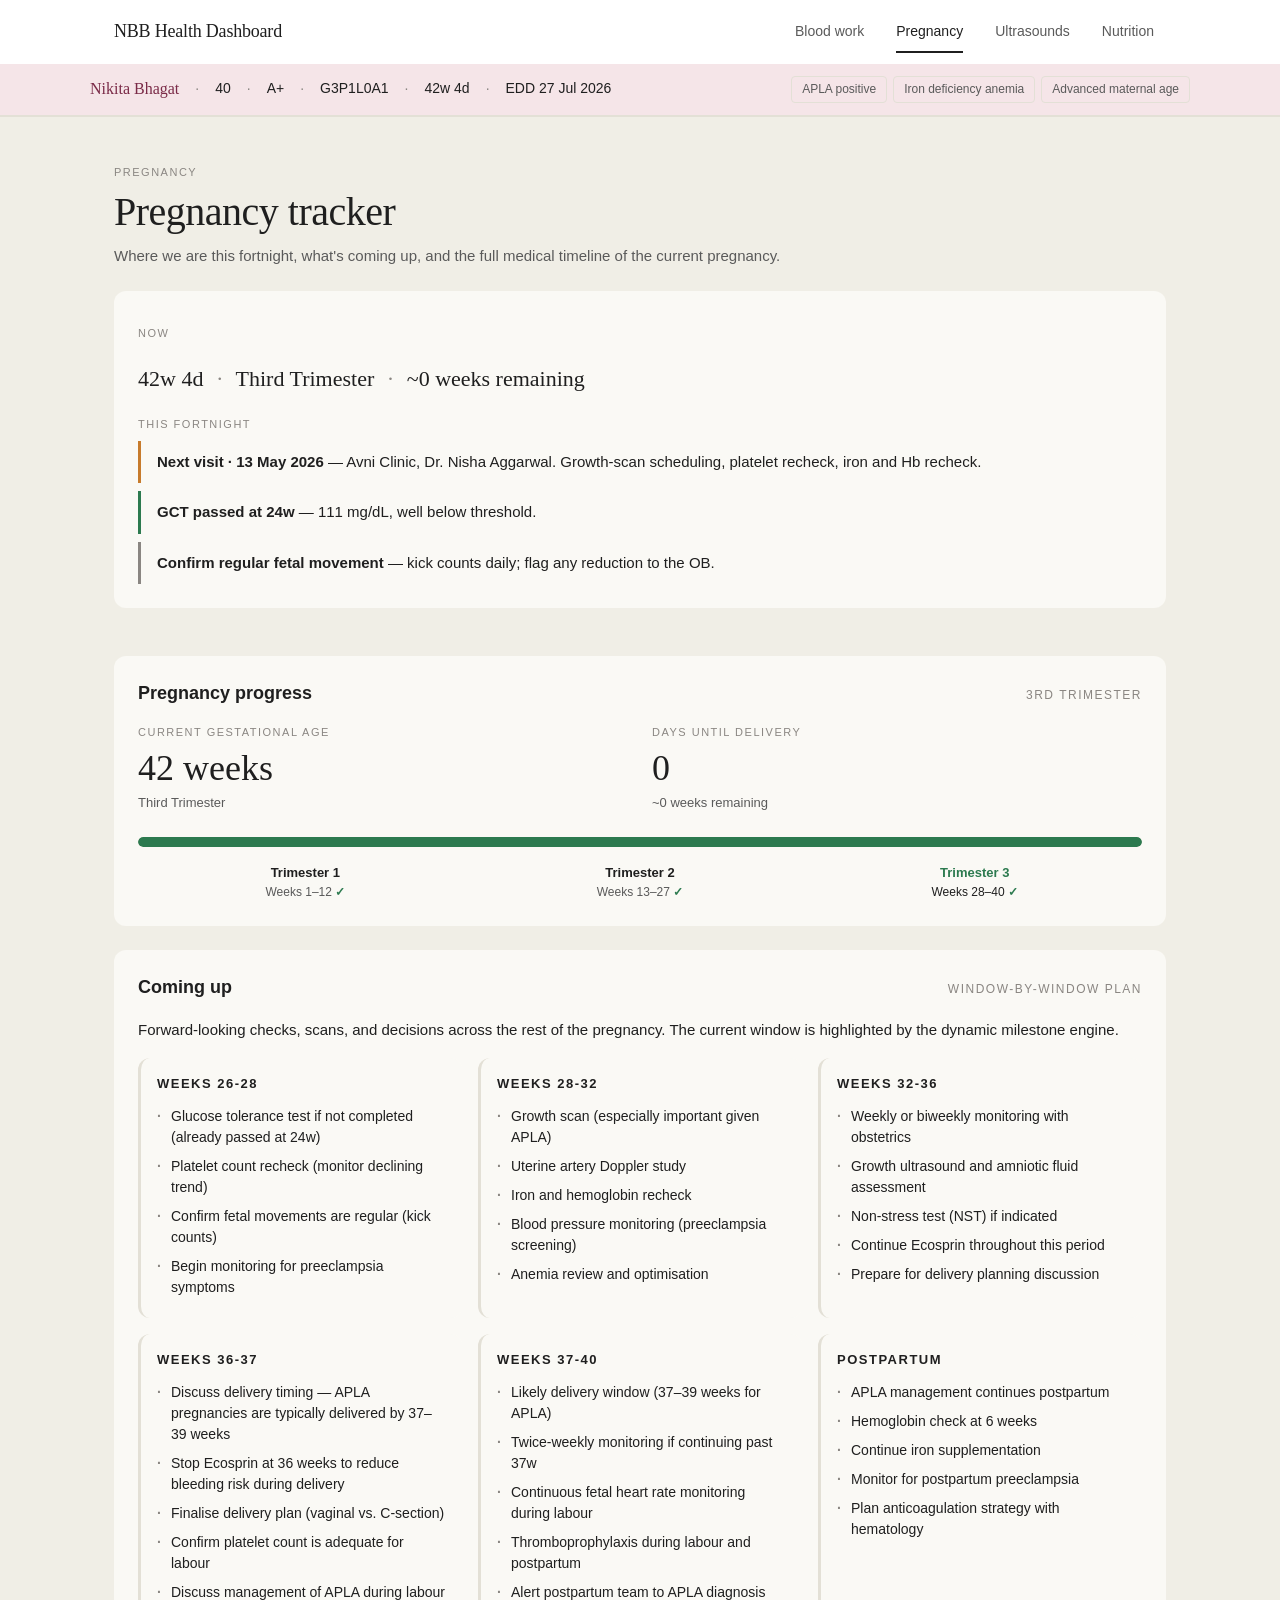
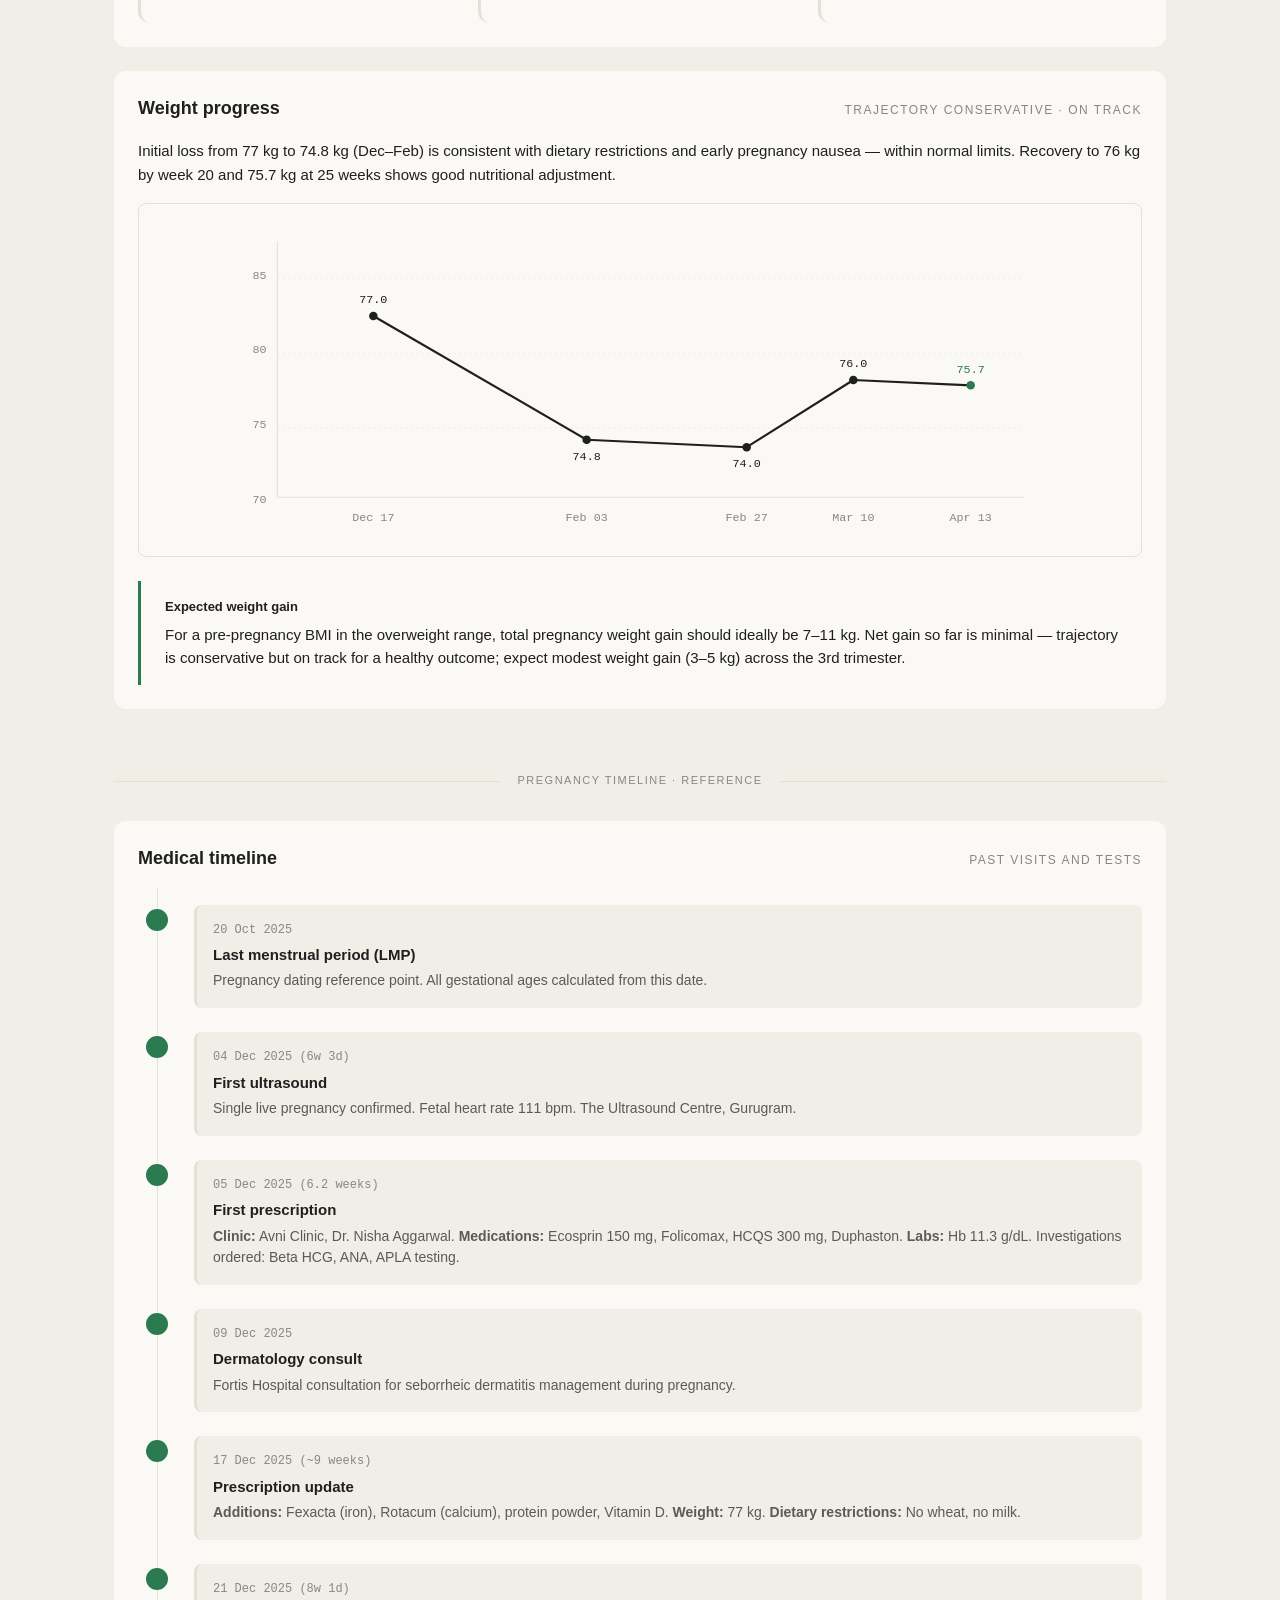
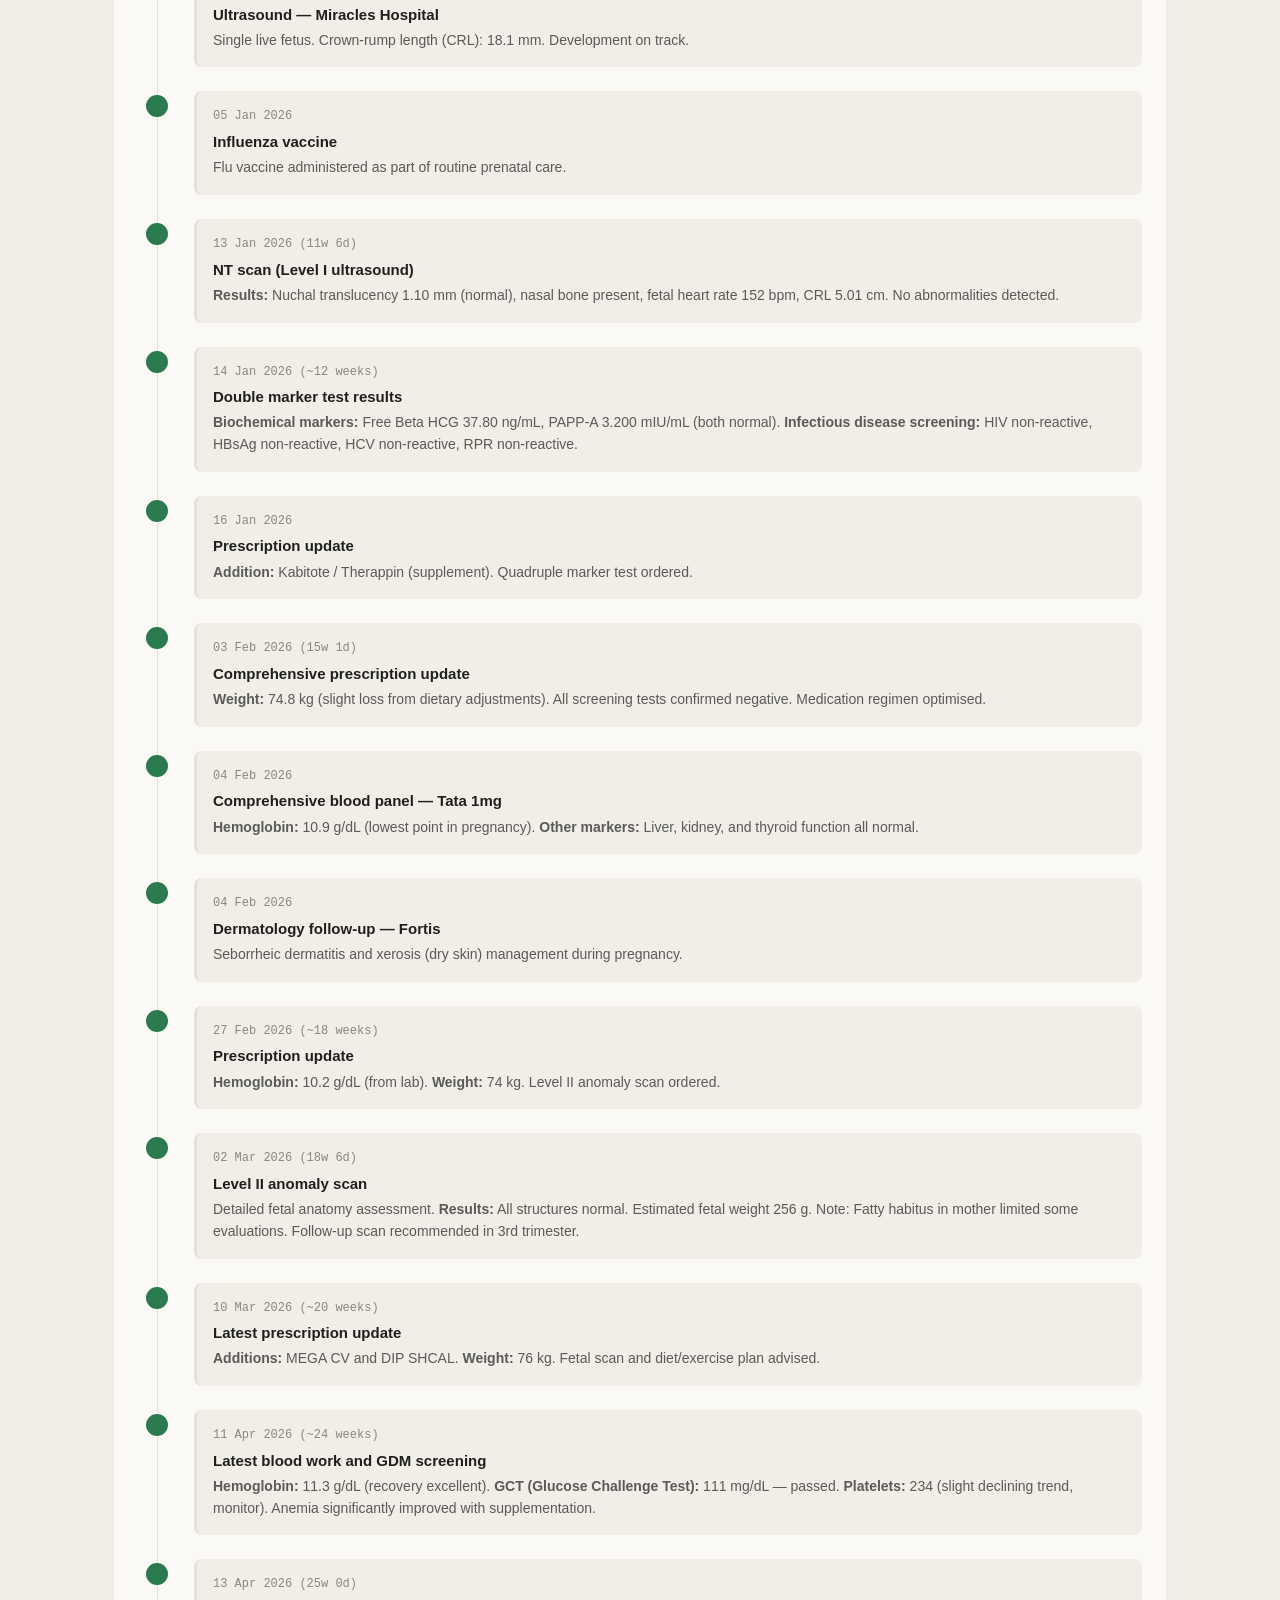
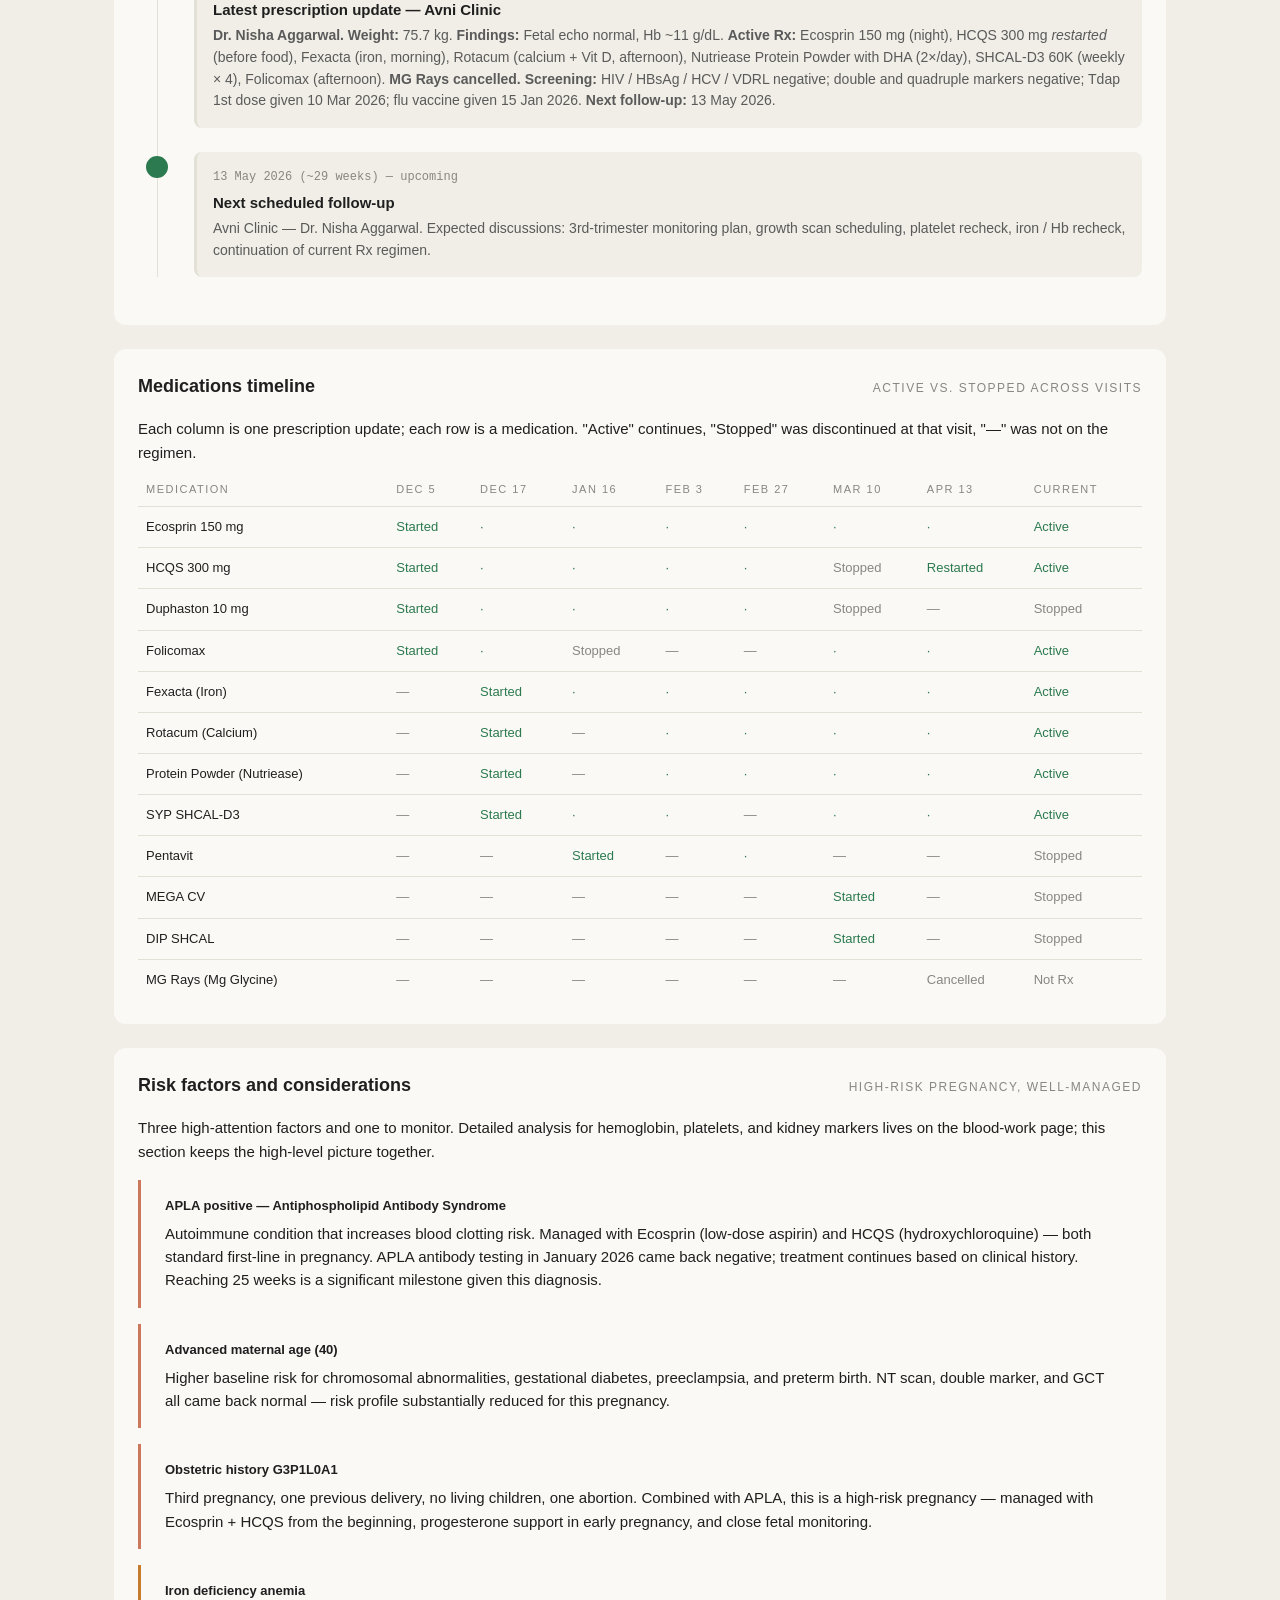
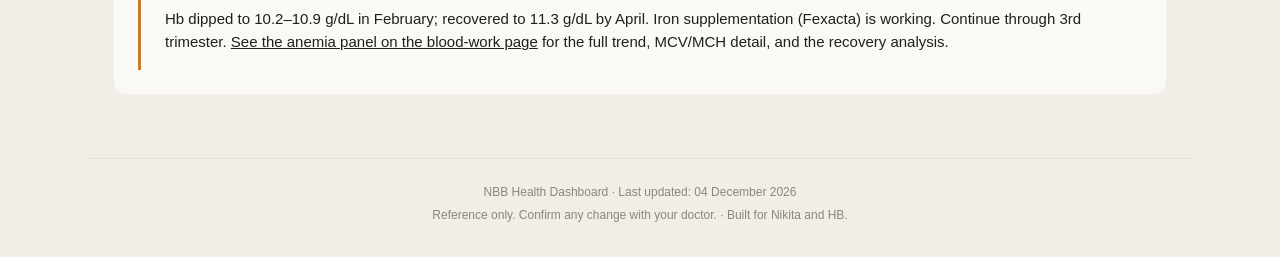
<file: pregnancy.html>
<!DOCTYPE html>
<html lang="en">
<head>
    <meta charset="UTF-8">
    <meta name="viewport" content="width=device-width, initial-scale=1.0">
    <meta name="description" content="Personal health dashboard for Nikita Bhagat — pregnancy progress, medical timeline, and milestones for the current pregnancy.">
    <title>NBB Health Dashboard — Pregnancy</title>

    <!-- Shared design system (single source of truth — see assets/css/pulse-dashboard.css) -->
    <link rel="stylesheet" href="assets/css/pulse-dashboard.css">

    <!-- Page-specific styles. Kept minimal. -->
    <style>
        /* Trimester progress bar — restyled to a hairline track + sage fill,
           but the markup keeps data-dyn-progress and data-dyn-trimester so
           dashboard-dynamic.js continues to find them. */
        .progress-stat {
            text-align: left;
        }
        .progress-stat__label {
            font-family: var(--font-sans);
            font-size: 11px;
            color: var(--ink-tertiary);
            text-transform: uppercase;
            letter-spacing: 1.5px;
            margin-bottom: var(--s-2);
        }
        .progress-stat__value {
            font-family: var(--font-serif);
            font-size: 36px;
            line-height: 1.1;
            color: var(--ink-primary);
            margin-bottom: var(--s-1);
        }
        .progress-stat__sub {
            font-size: 13px;
            color: var(--ink-secondary);
        }

        .visual-progress {
            width: 100%;
            height: 10px;
            background: var(--hairline);
            border-radius: 5px;
            overflow: hidden;
            margin: var(--s-4) 0 var(--s-2);
        }
        .progress-fill {
            display: block;
            height: 100%;
            background: var(--sage);
            width: 62.5%;
            color: transparent;       /* hide the "26/40" text inside the bar; the labels say it */
            font-size: 0;
            border-radius: 5px;
            transition: width 0.3s ease;
        }

        .trimester-labels {
            display: flex;
            justify-content: space-between;
            margin-top: var(--s-3);
            font-size: 12px;
            color: var(--ink-secondary);
        }
        .trimester-label {
            text-align: center;
            flex: 1;
            padding: 0 var(--s-2);
        }
        .trimester-label strong {
            display: block;
            font-family: var(--font-sans);
            font-weight: 600;
            color: var(--ink-primary);
            font-size: 13px;
        }
        .trimester-label.current-trimester {
            color: var(--ink-primary);
        }
        .trimester-label.current-trimester strong {
            color: var(--sage);
        }
        .trimester-label .dyn-check {
            color: var(--sage);
            font-weight: 600;
        }

        /* Timeline — vertical rule with marker and card.
           dashboard-dynamic.js requires .timeline-item, .timeline-date, .timeline-marker. */
        .timeline {
            position: relative;
            padding: var(--s-3) 0 0;
        }
        .timeline::before {
            content: '';
            position: absolute;
            left: 19px;
            top: 0;
            bottom: 0;
            width: 1px;
            background: var(--hairline);
        }
        .timeline-item {
            position: relative;
            padding-left: 56px;
            margin-bottom: var(--s-4);
        }
        .timeline-marker {
            position: absolute;
            left: 8px;
            top: 4px;
            width: 22px;
            height: 22px;
            background: var(--paper);
            border-radius: 50%;
            border: 2px solid var(--ink-tertiary);
            display: block;
            font-size: 0;        /* swallow the legacy emoji content */
            line-height: 1;
            color: transparent;
            z-index: 2;
        }
        .timeline-marker.passed {
            background: var(--sage);
            border-color: var(--sage);
        }
        .timeline-card {
            background: var(--paper);
            border-radius: var(--r-block);
            padding: var(--s-3);
            border-left: 3px solid var(--hairline);
        }
        .timeline-date {
            font-family: var(--font-mono);
            font-size: 12px;
            color: var(--ink-tertiary);
            margin-bottom: var(--s-1);
            font-variant-numeric: tabular-nums;
        }
        .timeline-title {
            font-family: var(--font-sans);
            font-weight: 600;
            color: var(--ink-primary);
            font-size: 15px;
            margin-bottom: var(--s-1);
        }
        .timeline-detail {
            color: var(--ink-secondary);
            font-size: 14px;
            line-height: 1.55;
        }

        /* Prescriptions table — keep .rx-table class so any external links survive,
           but it now uses Pulse data-table styling. */
        .rx-container {
            overflow-x: auto;
        }
        .rx-table {
            width: 100%;
            border-collapse: collapse;
            font-size: 13px;
        }
        .rx-table th {
            font-family: var(--font-sans);
            font-size: 11px;
            font-weight: 500;
            color: var(--ink-tertiary);
            text-transform: uppercase;
            letter-spacing: 1.5px;
            text-align: left;
            padding: 0 var(--s-2) var(--s-2);
            border-bottom: 1px solid var(--hairline);
            white-space: nowrap;
        }
        .rx-table td {
            padding: 10px var(--s-2);
            border-bottom: 1px solid var(--hairline);
            color: var(--ink-primary);
        }
        .rx-table tr:last-child td { border-bottom: 0; }
        .drug-name { font-weight: 500; }
        .status-active   { color: var(--sage); }
        .status-stopped  { color: var(--ink-tertiary); }
        .status-pending  { color: var(--ink-tertiary); }

        /* Milestone cards — preserved class names for dashboard-dynamic.js current-state hook */
        .milestones-grid {
            display: grid;
            grid-template-columns: repeat(auto-fit, minmax(260px, 1fr));
            gap: var(--s-3);
        }
        .milestone-card {
            background: var(--surface);
            border-radius: var(--r-card);
            padding: var(--s-3);
            border-left: 3px solid var(--hairline);
        }
        .milestone-week {
            font-family: var(--font-sans);
            font-weight: 600;
            color: var(--ink-primary);
            font-size: 13px;
            text-transform: uppercase;
            letter-spacing: 1.5px;
            margin-bottom: var(--s-2);
        }
        .milestone-items {
            list-style: none;
            margin: 0;
            padding: 0;
            color: var(--ink-primary);
            font-size: 14px;
        }
        .milestone-items li {
            padding: 4px 0 4px 14px;
            position: relative;
            line-height: 1.5;
        }
        .milestone-items li::before {
            content: "·";
            position: absolute;
            left: 0;
            color: var(--ink-tertiary);
            font-weight: 700;
        }

        /* Weight SVG container */
        .weight-chart {
            margin-top: var(--s-3);
        }
        .weight-chart svg {
            width: 100%;
            height: auto;
            max-height: 320px;
        }

        @media (max-width: 768px) {
            .timeline::before { left: 13px; }
            .timeline-item { padding-left: 44px; }
            .timeline-marker { left: 4px; width: 18px; height: 18px; }
        }
    </style>
</head>
<body>

    <!-- =====================================================
         HEADER BAND — see assets/partials/header-pattern.html
         ===================================================== -->
    <header class="header-band">
        <nav class="container nav" aria-label="Primary">
            <a href="index.html" class="nav__brand">NBB Health Dashboard</a>
            <ul class="nav__list">
                <li><a href="index.html"      class="nav__link">Blood work</a></li>
                <li><a href="pregnancy.html"  class="nav__link is-active" aria-current="page">Pregnancy</a></li>
                <li><a href="ultrasound.html" class="nav__link">Ultrasounds</a></li>
                <li><a href="nutrition.html"  class="nav__link">Nutrition</a></li>
            </ul>
        </nav>
        <div class="patient-strip" aria-label="Patient identity">
            <div class="container patient-strip__inner">
                <span class="patient-strip__name">Nikita Bhagat</span>
                <span class="patient-strip__sep">·</span>
                <span>40</span>
                <span class="patient-strip__sep">·</span>
                <span>A+</span>
                <span class="patient-strip__sep">·</span>
                <span>G3P1L0A1</span>
                <span class="patient-strip__sep">·</span>
                <span data-dyn="ga-wd">26w 0d</span>
                <span class="patient-strip__sep">·</span>
                <span>EDD <span data-dyn="edd-short">27 Jul 2026</span></span>
                <div class="patient-strip__chips">
                    <span class="patient-strip__chip">APLA positive</span>
                    <span class="patient-strip__chip">Iron deficiency anemia</span>
                    <span class="patient-strip__chip">Advanced maternal age</span>
                </div>
            </div>
        </div>
    </header>

    <main class="container">

        <!-- ===================================================
             PAGE TITLE
             =================================================== -->
        <section class="page-title">
            <p class="eyebrow page-title__eyebrow">Pregnancy</p>
            <h1 class="display-1">Pregnancy tracker</h1>
            <p class="page-title__sub">Where we are this fortnight, what's coming up, and the full medical timeline of the current pregnancy.</p>
        </section>

        <!-- ===================================================
             NOW BAND — current week, this fortnight, next visit
             =================================================== -->
        <section class="now-card" aria-labelledby="now-heading">
            <p class="eyebrow now-card__eyebrow" id="now-heading">Now</p>
            <p class="now-card__lede">
                <span data-dyn="ga-wd">26w 0d</span>
                <span class="sep">·</span>
                <span data-dyn="trimester-name">Second Trimester</span>
                <span class="sep">·</span>
                <span data-dyn="weeks-remaining">~14 weeks remaining</span>
            </p>

            <p class="eyebrow now-card__watch-label">This fortnight</p>
            <ul class="now-card__watch-list">
                <li class="is-watch"><strong>Next visit · 13 May 2026</strong> — Avni Clinic, Dr. Nisha Aggarwal. Growth-scan scheduling, platelet recheck, iron and Hb recheck.</li>
                <li class="is-good"><strong>GCT passed at 24w</strong> — 111 mg/dL, well below threshold.</li>
                <li><strong>Confirm regular fetal movement</strong> — kick counts daily; flag any reduction to the OB.</li>
            </ul>
        </section>

        <!-- ===================================================
             PREGNANCY PROGRESS — restyled, hooks preserved
             =================================================== -->
        <section class="panel" aria-labelledby="progress-heading">
            <header class="panel__head">
                <h2 class="panel__title" id="progress-heading">Pregnancy progress</h2>
                <span class="panel__trajectory" data-dyn="trimester-short">2nd Trimester</span>
            </header>

            <div class="grid-2" style="margin-top: var(--s-3);">
                <div class="progress-stat">
                    <div class="progress-stat__label">Current gestational age</div>
                    <div class="progress-stat__value" data-dyn="ga-short">26 weeks</div>
                    <div class="progress-stat__sub" data-dyn="trimester-name">Second Trimester</div>
                </div>
                <div class="progress-stat">
                    <div class="progress-stat__label">Days until delivery</div>
                    <div class="progress-stat__value" data-dyn="days-remaining">98</div>
                    <div class="progress-stat__sub" data-dyn="weeks-remaining">~14 weeks remaining</div>
                </div>
            </div>

            <div class="visual-progress" role="img" aria-label="Pregnancy progress, 26 of 40 weeks">
                <span class="progress-fill" data-dyn-progress>26/40</span>
            </div>

            <div class="trimester-labels">
                <div class="trimester-label" data-dyn-trimester="1">
                    <strong>Trimester 1</strong>
                    Weeks 1–12
                </div>
                <div class="trimester-label" data-dyn-trimester="2">
                    <strong>Trimester 2</strong>
                    Weeks 13–27
                </div>
                <div class="trimester-label" data-dyn-trimester="3">
                    <strong>Trimester 3</strong>
                    Weeks 28–40
                </div>
            </div>
        </section>

        <!-- ===================================================
             UPCOMING MILESTONES — moved up from the bottom
             =================================================== -->
        <section class="panel" aria-labelledby="milestones-heading">
            <header class="panel__head">
                <h2 class="panel__title" id="milestones-heading">Coming up</h2>
                <span class="panel__trajectory">Window-by-window plan</span>
            </header>

            <p class="panel__summary">
                Forward-looking checks, scans, and decisions across the rest of the pregnancy. The current window is highlighted by the dynamic milestone engine.
            </p>

            <div class="milestones-grid" style="margin-top: var(--s-3);">
                <div class="milestone-card">
                    <div class="milestone-week">Weeks 26-28</div>
                    <ul class="milestone-items">
                        <li>Glucose tolerance test if not completed (already passed at 24w)</li>
                        <li>Platelet count recheck (monitor declining trend)</li>
                        <li>Confirm fetal movements are regular (kick counts)</li>
                        <li>Begin monitoring for preeclampsia symptoms</li>
                    </ul>
                </div>

                <div class="milestone-card">
                    <div class="milestone-week">Weeks 28-32</div>
                    <ul class="milestone-items">
                        <li>Growth scan (especially important given APLA)</li>
                        <li>Uterine artery Doppler study</li>
                        <li>Iron and hemoglobin recheck</li>
                        <li>Blood pressure monitoring (preeclampsia screening)</li>
                        <li>Anemia review and optimisation</li>
                    </ul>
                </div>

                <div class="milestone-card">
                    <div class="milestone-week">Weeks 32-36</div>
                    <ul class="milestone-items">
                        <li>Weekly or biweekly monitoring with obstetrics</li>
                        <li>Growth ultrasound and amniotic fluid assessment</li>
                        <li>Non-stress test (NST) if indicated</li>
                        <li>Continue Ecosprin throughout this period</li>
                        <li>Prepare for delivery planning discussion</li>
                    </ul>
                </div>

                <div class="milestone-card">
                    <div class="milestone-week">Weeks 36-37</div>
                    <ul class="milestone-items">
                        <li>Discuss delivery timing — APLA pregnancies are typically delivered by 37–39 weeks</li>
                        <li>Stop Ecosprin at 36 weeks to reduce bleeding risk during delivery</li>
                        <li>Finalise delivery plan (vaginal vs. C-section)</li>
                        <li>Confirm platelet count is adequate for labour</li>
                        <li>Discuss management of APLA during labour</li>
                    </ul>
                </div>

                <div class="milestone-card">
                    <div class="milestone-week">Weeks 37-40</div>
                    <ul class="milestone-items">
                        <li>Likely delivery window (37–39 weeks for APLA)</li>
                        <li>Twice-weekly monitoring if continuing past 37w</li>
                        <li>Continuous fetal heart rate monitoring during labour</li>
                        <li>Thromboprophylaxis during labour and postpartum</li>
                        <li>Alert postpartum team to APLA diagnosis</li>
                    </ul>
                </div>

                <div class="milestone-card">
                    <div class="milestone-week">Postpartum</div>
                    <ul class="milestone-items">
                        <li>APLA management continues postpartum</li>
                        <li>Hemoglobin check at 6 weeks</li>
                        <li>Continue iron supplementation</li>
                        <li>Monitor for postpartum preeclampsia</li>
                        <li>Plan anticoagulation strategy with hematology</li>
                    </ul>
                </div>
            </div>
        </section>

        <!-- ===================================================
             WEIGHT PROGRESS — restyled SVG, same data
             =================================================== -->
        <section class="panel">
            <header class="panel__head">
                <h2 class="panel__title">Weight progress</h2>
                <span class="panel__trajectory">Trajectory conservative · on track</span>
            </header>

            <p class="panel__summary">
                Initial loss from 77 kg to 74.8 kg (Dec–Feb) is consistent with dietary restrictions and early pregnancy nausea — within normal limits. Recovery to 76 kg by week 20 and 75.7 kg at 25 weeks shows good nutritional adjustment.
            </p>

            <div class="chart-frame weight-chart">
                <svg viewBox="0 0 800 300" role="img" aria-label="Weight progression from December 2025 to April 2026">
                    <!-- Axes -->
                    <line x1="60" y1="20" x2="60" y2="260" stroke="#E3E0D6" stroke-width="1"/>
                    <line x1="60" y1="260" x2="760" y2="260" stroke="#E3E0D6" stroke-width="1"/>

                    <!-- Y-axis labels (weight, kg) -->
                    <text x="50" y="265" font-size="11" fill="#8A8682" font-family="'SF Mono', Menlo, Consolas, monospace" text-anchor="end">70</text>
                    <text x="50" y="195" font-size="11" fill="#8A8682" font-family="'SF Mono', Menlo, Consolas, monospace" text-anchor="end">75</text>
                    <text x="50" y="125" font-size="11" fill="#8A8682" font-family="'SF Mono', Menlo, Consolas, monospace" text-anchor="end">80</text>
                    <text x="50" y="55"  font-size="11" fill="#8A8682" font-family="'SF Mono', Menlo, Consolas, monospace" text-anchor="end">85</text>

                    <!-- Horizontal hairlines -->
                    <line x1="60" y1="195" x2="760" y2="195" stroke="#E3E0D6" stroke-width="0.5" stroke-dasharray="2,3"/>
                    <line x1="60" y1="125" x2="760" y2="125" stroke="#E3E0D6" stroke-width="0.5" stroke-dasharray="2,3"/>
                    <line x1="60" y1="55"  x2="760" y2="55"  stroke="#E3E0D6" stroke-width="0.5" stroke-dasharray="2,3"/>

                    <!-- Connecting line — ink primary, the spine -->
                    <polyline points="150,90 350,206 500,213 600,150 710,155" fill="none" stroke="#1F1F1F" stroke-width="2" stroke-linecap="round" stroke-linejoin="round"/>

                    <!-- Data points -->
                    <circle cx="150" cy="90"  r="4" fill="#1F1F1F"/>
                    <circle cx="350" cy="206" r="4" fill="#1F1F1F"/>
                    <circle cx="500" cy="213" r="4" fill="#1F1F1F"/>
                    <circle cx="600" cy="150" r="4" fill="#1F1F1F"/>
                    <circle cx="710" cy="155" r="4" fill="#2C7A4F"/>

                    <!-- Date labels -->
                    <text x="150" y="282" font-size="11" fill="#8A8682" font-family="'SF Mono', Menlo, Consolas, monospace" text-anchor="middle">Dec 17</text>
                    <text x="350" y="282" font-size="11" fill="#8A8682" font-family="'SF Mono', Menlo, Consolas, monospace" text-anchor="middle">Feb 03</text>
                    <text x="500" y="282" font-size="11" fill="#8A8682" font-family="'SF Mono', Menlo, Consolas, monospace" text-anchor="middle">Feb 27</text>
                    <text x="600" y="282" font-size="11" fill="#8A8682" font-family="'SF Mono', Menlo, Consolas, monospace" text-anchor="middle">Mar 10</text>
                    <text x="710" y="282" font-size="11" fill="#8A8682" font-family="'SF Mono', Menlo, Consolas, monospace" text-anchor="middle">Apr 13</text>

                    <!-- Value labels above points -->
                    <text x="150" y="78"  font-size="11" font-family="'SF Mono', Menlo, Consolas, monospace" fill="#1F1F1F" text-anchor="middle">77.0</text>
                    <text x="350" y="225" font-size="11" font-family="'SF Mono', Menlo, Consolas, monospace" fill="#1F1F1F" text-anchor="middle">74.8</text>
                    <text x="500" y="232" font-size="11" font-family="'SF Mono', Menlo, Consolas, monospace" fill="#1F1F1F" text-anchor="middle">74.0</text>
                    <text x="600" y="138" font-size="11" font-family="'SF Mono', Menlo, Consolas, monospace" fill="#1F1F1F" text-anchor="middle">76.0</text>
                    <text x="710" y="143" font-size="11" font-family="'SF Mono', Menlo, Consolas, monospace" fill="#2C7A4F" text-anchor="middle">75.7</text>
                </svg>
            </div>

            <div class="callout callout--note" style="margin-top: var(--s-3);">
                <span class="callout__title">Expected weight gain</span>
                For a pre-pregnancy BMI in the overweight range, total pregnancy weight gain should ideally be 7–11 kg. Net gain so far is minimal — trajectory is conservative but on track for a healthy outcome; expect modest weight gain (3–5 kg) across the 3rd trimester.
            </div>
        </section>

        <!-- ===================================================
             SECTION DIVIDER — REFERENCE
             =================================================== -->
        <div class="section-divider" role="separator" aria-label="Reference data">
            <span class="eyebrow">Pregnancy timeline · reference</span>
        </div>

        <!-- ===================================================
             MEDICAL TIMELINE — preserved class names for dashboard-dynamic.js
             =================================================== -->
        <section class="panel" aria-labelledby="timeline-heading">
            <header class="panel__head">
                <h2 class="panel__title" id="timeline-heading">Medical timeline</h2>
                <span class="panel__trajectory">Past visits and tests</span>
            </header>

            <div class="timeline">
                <div class="timeline-item">
                    <div class="timeline-marker passed">·</div>
                    <div class="timeline-card">
                        <div class="timeline-date">20 Oct 2025</div>
                        <div class="timeline-title">Last menstrual period (LMP)</div>
                        <div class="timeline-detail">Pregnancy dating reference point. All gestational ages calculated from this date.</div>
                    </div>
                </div>

                <div class="timeline-item">
                    <div class="timeline-marker passed">·</div>
                    <div class="timeline-card">
                        <div class="timeline-date">04 Dec 2025 (6w 3d)</div>
                        <div class="timeline-title">First ultrasound</div>
                        <div class="timeline-detail">Single live pregnancy confirmed. Fetal heart rate 111 bpm. The Ultrasound Centre, Gurugram.</div>
                    </div>
                </div>

                <div class="timeline-item">
                    <div class="timeline-marker passed">·</div>
                    <div class="timeline-card">
                        <div class="timeline-date">05 Dec 2025 (6.2 weeks)</div>
                        <div class="timeline-title">First prescription</div>
                        <div class="timeline-detail"><strong>Clinic:</strong> Avni Clinic, Dr. Nisha Aggarwal. <strong>Medications:</strong> Ecosprin 150 mg, Folicomax, HCQS 300 mg, Duphaston. <strong>Labs:</strong> Hb 11.3 g/dL. Investigations ordered: Beta HCG, ANA, APLA testing.</div>
                    </div>
                </div>

                <div class="timeline-item">
                    <div class="timeline-marker passed">·</div>
                    <div class="timeline-card">
                        <div class="timeline-date">09 Dec 2025</div>
                        <div class="timeline-title">Dermatology consult</div>
                        <div class="timeline-detail">Fortis Hospital consultation for seborrheic dermatitis management during pregnancy.</div>
                    </div>
                </div>

                <div class="timeline-item">
                    <div class="timeline-marker passed">·</div>
                    <div class="timeline-card">
                        <div class="timeline-date">17 Dec 2025 (~9 weeks)</div>
                        <div class="timeline-title">Prescription update</div>
                        <div class="timeline-detail"><strong>Additions:</strong> Fexacta (iron), Rotacum (calcium), protein powder, Vitamin D. <strong>Weight:</strong> 77 kg. <strong>Dietary restrictions:</strong> No wheat, no milk.</div>
                    </div>
                </div>

                <div class="timeline-item">
                    <div class="timeline-marker passed">·</div>
                    <div class="timeline-card">
                        <div class="timeline-date">21 Dec 2025 (8w 1d)</div>
                        <div class="timeline-title">Ultrasound — Miracles Hospital</div>
                        <div class="timeline-detail">Single live fetus. Crown-rump length (CRL): 18.1 mm. Development on track.</div>
                    </div>
                </div>

                <div class="timeline-item">
                    <div class="timeline-marker passed">·</div>
                    <div class="timeline-card">
                        <div class="timeline-date">05 Jan 2026</div>
                        <div class="timeline-title">Influenza vaccine</div>
                        <div class="timeline-detail">Flu vaccine administered as part of routine prenatal care.</div>
                    </div>
                </div>

                <div class="timeline-item">
                    <div class="timeline-marker passed">·</div>
                    <div class="timeline-card">
                        <div class="timeline-date">13 Jan 2026 (11w 6d)</div>
                        <div class="timeline-title">NT scan (Level I ultrasound)</div>
                        <div class="timeline-detail"><strong>Results:</strong> Nuchal translucency 1.10 mm (normal), nasal bone present, fetal heart rate 152 bpm, CRL 5.01 cm. No abnormalities detected.</div>
                    </div>
                </div>

                <div class="timeline-item">
                    <div class="timeline-marker passed">·</div>
                    <div class="timeline-card">
                        <div class="timeline-date">14 Jan 2026 (~12 weeks)</div>
                        <div class="timeline-title">Double marker test results</div>
                        <div class="timeline-detail"><strong>Biochemical markers:</strong> Free Beta HCG 37.80 ng/mL, PAPP-A 3.200 mIU/mL (both normal). <strong>Infectious disease screening:</strong> HIV non-reactive, HBsAg non-reactive, HCV non-reactive, RPR non-reactive.</div>
                    </div>
                </div>

                <div class="timeline-item">
                    <div class="timeline-marker passed">·</div>
                    <div class="timeline-card">
                        <div class="timeline-date">16 Jan 2026</div>
                        <div class="timeline-title">Prescription update</div>
                        <div class="timeline-detail"><strong>Addition:</strong> Kabitote / Therappin (supplement). Quadruple marker test ordered.</div>
                    </div>
                </div>

                <div class="timeline-item">
                    <div class="timeline-marker passed">·</div>
                    <div class="timeline-card">
                        <div class="timeline-date">03 Feb 2026 (15w 1d)</div>
                        <div class="timeline-title">Comprehensive prescription update</div>
                        <div class="timeline-detail"><strong>Weight:</strong> 74.8 kg (slight loss from dietary adjustments). All screening tests confirmed negative. Medication regimen optimised.</div>
                    </div>
                </div>

                <div class="timeline-item">
                    <div class="timeline-marker passed">·</div>
                    <div class="timeline-card">
                        <div class="timeline-date">04 Feb 2026</div>
                        <div class="timeline-title">Comprehensive blood panel — Tata 1mg</div>
                        <div class="timeline-detail"><strong>Hemoglobin:</strong> 10.9 g/dL (lowest point in pregnancy). <strong>Other markers:</strong> Liver, kidney, and thyroid function all normal.</div>
                    </div>
                </div>

                <div class="timeline-item">
                    <div class="timeline-marker passed">·</div>
                    <div class="timeline-card">
                        <div class="timeline-date">04 Feb 2026</div>
                        <div class="timeline-title">Dermatology follow-up — Fortis</div>
                        <div class="timeline-detail">Seborrheic dermatitis and xerosis (dry skin) management during pregnancy.</div>
                    </div>
                </div>

                <div class="timeline-item">
                    <div class="timeline-marker passed">·</div>
                    <div class="timeline-card">
                        <div class="timeline-date">27 Feb 2026 (~18 weeks)</div>
                        <div class="timeline-title">Prescription update</div>
                        <div class="timeline-detail"><strong>Hemoglobin:</strong> 10.2 g/dL (from lab). <strong>Weight:</strong> 74 kg. Level II anomaly scan ordered.</div>
                    </div>
                </div>

                <div class="timeline-item">
                    <div class="timeline-marker passed">·</div>
                    <div class="timeline-card">
                        <div class="timeline-date">02 Mar 2026 (18w 6d)</div>
                        <div class="timeline-title">Level II anomaly scan</div>
                        <div class="timeline-detail">Detailed fetal anatomy assessment. <strong>Results:</strong> All structures normal. Estimated fetal weight 256 g. Note: Fatty habitus in mother limited some evaluations. Follow-up scan recommended in 3rd trimester.</div>
                    </div>
                </div>

                <div class="timeline-item">
                    <div class="timeline-marker passed">·</div>
                    <div class="timeline-card">
                        <div class="timeline-date">10 Mar 2026 (~20 weeks)</div>
                        <div class="timeline-title">Latest prescription update</div>
                        <div class="timeline-detail"><strong>Additions:</strong> MEGA CV and DIP SHCAL. <strong>Weight:</strong> 76 kg. Fetal scan and diet/exercise plan advised.</div>
                    </div>
                </div>

                <div class="timeline-item">
                    <div class="timeline-marker passed">·</div>
                    <div class="timeline-card">
                        <div class="timeline-date">11 Apr 2026 (~24 weeks)</div>
                        <div class="timeline-title">Latest blood work and GDM screening</div>
                        <div class="timeline-detail"><strong>Hemoglobin:</strong> 11.3 g/dL (recovery excellent). <strong>GCT (Glucose Challenge Test):</strong> 111 mg/dL — passed. <strong>Platelets:</strong> 234 (slight declining trend, monitor). Anemia significantly improved with supplementation.</div>
                    </div>
                </div>

                <div class="timeline-item">
                    <div class="timeline-marker passed">·</div>
                    <div class="timeline-card">
                        <div class="timeline-date">13 Apr 2026 (25w 0d)</div>
                        <div class="timeline-title">Latest prescription update — Avni Clinic</div>
                        <div class="timeline-detail"><strong>Dr. Nisha Aggarwal.</strong> <strong>Weight:</strong> 75.7 kg. <strong>Findings:</strong> Fetal echo normal, Hb ~11 g/dL. <strong>Active Rx:</strong> Ecosprin 150 mg (night), HCQS 300 mg <em>restarted</em> (before food), Fexacta (iron, morning), Rotacum (calcium + Vit D, afternoon), Nutriease Protein Powder with DHA (2×/day), SHCAL-D3 60K (weekly × 4), Folicomax (afternoon). <strong>MG Rays cancelled.</strong> <strong>Screening:</strong> HIV / HBsAg / HCV / VDRL negative; double and quadruple markers negative; Tdap 1st dose given 10 Mar 2026; flu vaccine given 15 Jan 2026. <strong>Next follow-up:</strong> 13 May 2026.</div>
                    </div>
                </div>

                <div class="timeline-item">
                    <div class="timeline-marker">·</div>
                    <div class="timeline-card">
                        <div class="timeline-date">13 May 2026 (~29 weeks) — upcoming</div>
                        <div class="timeline-title">Next scheduled follow-up</div>
                        <div class="timeline-detail">Avni Clinic — Dr. Nisha Aggarwal. Expected discussions: 3rd-trimester monitoring plan, growth scan scheduling, platelet recheck, iron / Hb recheck, continuation of current Rx regimen.</div>
                    </div>
                </div>
            </div>
        </section>

        <!-- ===================================================
             MEDICATIONS TIMELINE — restyled table, semantics preserved
             =================================================== -->
        <section class="panel">
            <header class="panel__head">
                <h2 class="panel__title">Medications timeline</h2>
                <span class="panel__trajectory">Active vs. stopped across visits</span>
            </header>

            <p class="panel__summary">
                Each column is one prescription update; each row is a medication. "Active" continues, "Stopped" was discontinued at that visit, "—" was not on the regimen.
            </p>

            <div class="rx-container" style="margin-top: var(--s-3);">
                <table class="rx-table">
                    <thead>
                        <tr>
                            <th>Medication</th>
                            <th>Dec 5</th>
                            <th>Dec 17</th>
                            <th>Jan 16</th>
                            <th>Feb 3</th>
                            <th>Feb 27</th>
                            <th>Mar 10</th>
                            <th>Apr 13</th>
                            <th>Current</th>
                        </tr>
                    </thead>
                    <tbody>
                        <tr>
                            <td class="drug-name">Ecosprin 150 mg</td>
                            <td><span class="status-active">Started</span></td>
                            <td><span class="status-active">·</span></td>
                            <td><span class="status-active">·</span></td>
                            <td><span class="status-active">·</span></td>
                            <td><span class="status-active">·</span></td>
                            <td><span class="status-active">·</span></td>
                            <td><span class="status-active">·</span></td>
                            <td><span class="status-active">Active</span></td>
                        </tr>
                        <tr>
                            <td class="drug-name">HCQS 300 mg</td>
                            <td><span class="status-active">Started</span></td>
                            <td><span class="status-active">·</span></td>
                            <td><span class="status-active">·</span></td>
                            <td><span class="status-active">·</span></td>
                            <td><span class="status-active">·</span></td>
                            <td><span class="status-stopped">Stopped</span></td>
                            <td><span class="status-active">Restarted</span></td>
                            <td><span class="status-active">Active</span></td>
                        </tr>
                        <tr>
                            <td class="drug-name">Duphaston 10 mg</td>
                            <td><span class="status-active">Started</span></td>
                            <td><span class="status-active">·</span></td>
                            <td><span class="status-active">·</span></td>
                            <td><span class="status-active">·</span></td>
                            <td><span class="status-active">·</span></td>
                            <td><span class="status-stopped">Stopped</span></td>
                            <td><span class="status-stopped">—</span></td>
                            <td><span class="status-stopped">Stopped</span></td>
                        </tr>
                        <tr>
                            <td class="drug-name">Folicomax</td>
                            <td><span class="status-active">Started</span></td>
                            <td><span class="status-active">·</span></td>
                            <td><span class="status-stopped">Stopped</span></td>
                            <td><span class="status-stopped">—</span></td>
                            <td><span class="status-stopped">—</span></td>
                            <td><span class="status-active">·</span></td>
                            <td><span class="status-active">·</span></td>
                            <td><span class="status-active">Active</span></td>
                        </tr>
                        <tr>
                            <td class="drug-name">Fexacta (Iron)</td>
                            <td><span class="status-pending">—</span></td>
                            <td><span class="status-active">Started</span></td>
                            <td><span class="status-active">·</span></td>
                            <td><span class="status-active">·</span></td>
                            <td><span class="status-active">·</span></td>
                            <td><span class="status-active">·</span></td>
                            <td><span class="status-active">·</span></td>
                            <td><span class="status-active">Active</span></td>
                        </tr>
                        <tr>
                            <td class="drug-name">Rotacum (Calcium)</td>
                            <td><span class="status-pending">—</span></td>
                            <td><span class="status-active">Started</span></td>
                            <td><span class="status-stopped">—</span></td>
                            <td><span class="status-active">·</span></td>
                            <td><span class="status-active">·</span></td>
                            <td><span class="status-active">·</span></td>
                            <td><span class="status-active">·</span></td>
                            <td><span class="status-active">Active</span></td>
                        </tr>
                        <tr>
                            <td class="drug-name">Protein Powder (Nutriease)</td>
                            <td><span class="status-pending">—</span></td>
                            <td><span class="status-active">Started</span></td>
                            <td><span class="status-stopped">—</span></td>
                            <td><span class="status-active">·</span></td>
                            <td><span class="status-active">·</span></td>
                            <td><span class="status-active">·</span></td>
                            <td><span class="status-active">·</span></td>
                            <td><span class="status-active">Active</span></td>
                        </tr>
                        <tr>
                            <td class="drug-name">SYP SHCAL-D3</td>
                            <td><span class="status-pending">—</span></td>
                            <td><span class="status-active">Started</span></td>
                            <td><span class="status-active">·</span></td>
                            <td><span class="status-active">·</span></td>
                            <td><span class="status-stopped">—</span></td>
                            <td><span class="status-active">·</span></td>
                            <td><span class="status-active">·</span></td>
                            <td><span class="status-active">Active</span></td>
                        </tr>
                        <tr>
                            <td class="drug-name">Pentavit</td>
                            <td><span class="status-pending">—</span></td>
                            <td><span class="status-pending">—</span></td>
                            <td><span class="status-active">Started</span></td>
                            <td><span class="status-stopped">—</span></td>
                            <td><span class="status-active">·</span></td>
                            <td><span class="status-stopped">—</span></td>
                            <td><span class="status-stopped">—</span></td>
                            <td><span class="status-stopped">Stopped</span></td>
                        </tr>
                        <tr>
                            <td class="drug-name">MEGA CV</td>
                            <td><span class="status-pending">—</span></td>
                            <td><span class="status-pending">—</span></td>
                            <td><span class="status-pending">—</span></td>
                            <td><span class="status-pending">—</span></td>
                            <td><span class="status-pending">—</span></td>
                            <td><span class="status-active">Started</span></td>
                            <td><span class="status-stopped">—</span></td>
                            <td><span class="status-stopped">Stopped</span></td>
                        </tr>
                        <tr>
                            <td class="drug-name">DIP SHCAL</td>
                            <td><span class="status-pending">—</span></td>
                            <td><span class="status-pending">—</span></td>
                            <td><span class="status-pending">—</span></td>
                            <td><span class="status-pending">—</span></td>
                            <td><span class="status-pending">—</span></td>
                            <td><span class="status-active">Started</span></td>
                            <td><span class="status-stopped">—</span></td>
                            <td><span class="status-stopped">Stopped</span></td>
                        </tr>
                        <tr>
                            <td class="drug-name">MG Rays (Mg Glycine)</td>
                            <td><span class="status-pending">—</span></td>
                            <td><span class="status-pending">—</span></td>
                            <td><span class="status-pending">—</span></td>
                            <td><span class="status-pending">—</span></td>
                            <td><span class="status-pending">—</span></td>
                            <td><span class="status-pending">—</span></td>
                            <td><span class="status-stopped">Cancelled</span></td>
                            <td><span class="status-stopped">Not Rx</span></td>
                        </tr>
                    </tbody>
                </table>
            </div>
        </section>

        <!-- ===================================================
             RISK FACTORS — collapsed to 1-line summaries with link to blood-work page
             =================================================== -->
        <section class="panel" aria-labelledby="risk-heading">
            <header class="panel__head">
                <h2 class="panel__title" id="risk-heading">Risk factors and considerations</h2>
                <span class="panel__trajectory">High-risk pregnancy, well-managed</span>
            </header>

            <p class="panel__summary">
                Three high-attention factors and one to monitor. Detailed analysis for hemoglobin, platelets, and kidney markers lives on the blood-work page; this section keeps the high-level picture together.
            </p>

            <div class="callout callout--alert">
                <span class="callout__title">APLA positive — Antiphospholipid Antibody Syndrome</span>
                Autoimmune condition that increases blood clotting risk. Managed with Ecosprin (low-dose aspirin) and HCQS (hydroxychloroquine) — both standard first-line in pregnancy. APLA antibody testing in January 2026 came back negative; treatment continues based on clinical history. Reaching 25 weeks is a significant milestone given this diagnosis.
            </div>

            <div class="callout callout--alert" style="margin-top: var(--s-3);">
                <span class="callout__title">Advanced maternal age (40)</span>
                Higher baseline risk for chromosomal abnormalities, gestational diabetes, preeclampsia, and preterm birth. NT scan, double marker, and GCT all came back normal — risk profile substantially reduced for this pregnancy.
            </div>

            <div class="callout callout--alert" style="margin-top: var(--s-3);">
                <span class="callout__title">Obstetric history G3P1L0A1</span>
                Third pregnancy, one previous delivery, no living children, one abortion. Combined with APLA, this is a high-risk pregnancy — managed with Ecosprin + HCQS from the beginning, progesterone support in early pregnancy, and close fetal monitoring.
            </div>

            <div class="callout callout--watch" style="margin-top: var(--s-3);">
                <span class="callout__title">Iron deficiency anemia</span>
                Hb dipped to 10.2–10.9 g/dL in February; recovered to 11.3 g/dL by April. Iron supplementation (Fexacta) is working. Continue through 3rd trimester. <a href="index.html" style="color: inherit; text-decoration: underline;">See the anemia panel on the blood-work page</a> for the full trend, MCV/MCH detail, and the recovery analysis.
            </div>
        </section>

    </main>

    <!-- ===================================================
         FOOTER
         =================================================== -->
    <footer class="footer container" role="contentinfo">
        <p>
            NBB Health Dashboard ·
            <span data-dyn-last-updated="long">Last updated: 25 April 2026</span>
        </p>
        <p>Reference only. Confirm any change with your doctor. · Built for Nikita and HB.</p>
    </footer>

    <!-- Dynamic GA / trimester / footer engine — DO NOT MOVE -->
    <script src="data/dashboard-dynamic.js"></script>
</body>
</html>
</file>
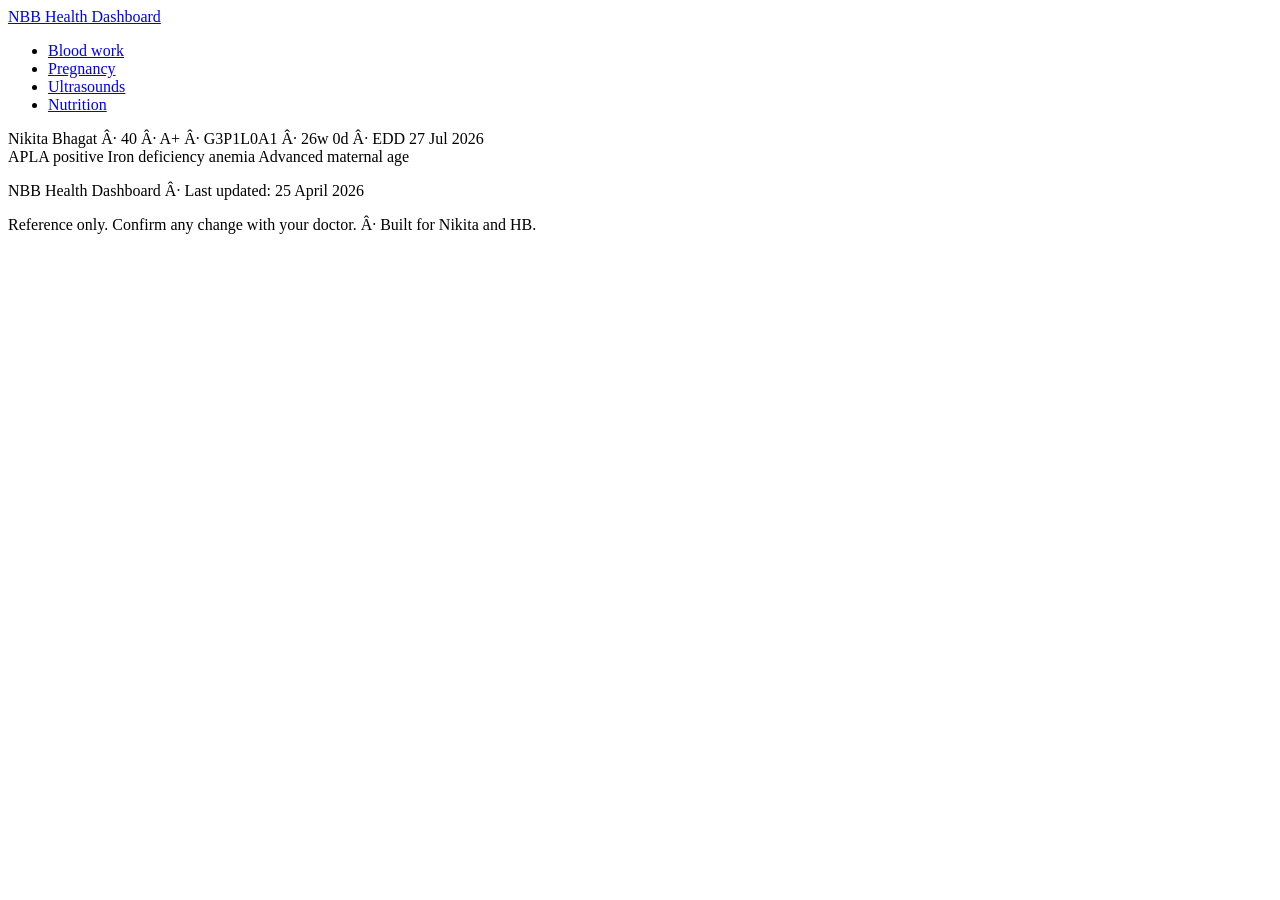
<file: assets/partials/header-pattern.html>
<!--
  =====================================================================
  NBB Health Dashboard — Shared Header / Patient Strip / Footer Pattern
  ---------------------------------------------------------------------
  This file is a REFERENCE PARTIAL. Cowork can't include HTML at runtime
  (no build step, deployed as static files to GitHub Pages), so each of
  the four pages pastes these blocks verbatim.

  Source of truth: this file. If the pattern changes, edit it here, then
  copy the relevant block(s) into all four pages in the same session.

  Pages that use this:
    - index.html      (Blood Work)
    - pregnancy.html  (Pregnancy)
    - ultrasound.html (Ultrasounds)
    - nutrition.html  (Diet & Nutrition)

  Per-page swaps:
    - <a class="nav__link is-active"> moves to the page's own link.
    - <title> + <meta name="description"> change.
    - The page-title block (h1 + eyebrow + sub) is page-specific.
    - The NOW band is page-specific.
    - Footer text is identical on every page.

  Style + behaviour:
    - Loaded via assets/css/pulse-dashboard.css (single source of truth)
    - data/dashboard-dynamic.js handles all data-dyn* tokens
    - The patient strip uses the identity tint (#F5E5E8) — the only
      place pink survives. Everything else is the Pulse palette.
  =====================================================================
-->

<!-- ============================================================= -->
<!-- BLOCK 1 — <head> additions (paste inside <head> on every page) -->
<!-- ============================================================= -->
<!--
<meta charset="UTF-8">
<meta name="viewport" content="width=device-width, initial-scale=1.0">
<meta name="description" content="Personal health dashboard for Nikita Bhagat — pregnancy tracking and blood work history.">
<title>NBB Health Dashboard - {Page Name}</title>
<link rel="stylesheet" href="assets/css/pulse-dashboard.css">
<script src="https://cdn.jsdelivr.net/npm/chart.js@3.9.1/dist/chart.min.js"></script>
-->


<!-- ============================================================= -->
<!-- BLOCK 2 — Header band (sticky nav + patient strip)             -->
<!--          Paste as the FIRST element inside <body>.             -->
<!-- ============================================================= -->
<header class="header-band">
  <nav class="container nav" aria-label="Primary">
    <a href="index.html" class="nav__brand">NBB Health Dashboard</a>
    <ul class="nav__list">
      <!-- Mark exactly ONE link as is-active per page. -->
      <li><a href="index.html"      class="nav__link is-active">Blood work</a></li>
      <li><a href="pregnancy.html"  class="nav__link">Pregnancy</a></li>
      <li><a href="ultrasound.html" class="nav__link">Ultrasounds</a></li>
      <li><a href="nutrition.html"  class="nav__link">Nutrition</a></li>
    </ul>
  </nav>
  <div class="patient-strip" aria-label="Patient identity">
    <div class="container patient-strip__inner">
      <span class="patient-strip__name">Nikita Bhagat</span>
      <span class="patient-strip__sep">·</span>
      <span>40</span>
      <span class="patient-strip__sep">·</span>
      <span>A+</span>
      <span class="patient-strip__sep">·</span>
      <span>G3P1L0A1</span>
      <span class="patient-strip__sep">·</span>
      <!-- Live gestational age — populated by dashboard-dynamic.js -->
      <span data-dyn="ga-wd">26w 0d</span>
      <span class="patient-strip__sep">·</span>
      <!-- Live EDD — populated by dashboard-dynamic.js -->
      <span>EDD <span data-dyn="edd-short">27 Jul 2026</span></span>
      <div class="patient-strip__chips">
        <span class="patient-strip__chip">APLA positive</span>
        <span class="patient-strip__chip">Iron deficiency anemia</span>
        <span class="patient-strip__chip">Advanced maternal age</span>
      </div>
    </div>
  </div>
</header>


<!-- ============================================================= -->
<!-- BLOCK 3 — Page title (paste inside <main class="container">)   -->
<!--          The h1 + eyebrow + optional sub change per page.      -->
<!-- ============================================================= -->
<!--
<section class="page-title">
  <p class="eyebrow page-title__eyebrow">Blood work</p>
  <h1 class="display-1">Blood work</h1>
  <p class="page-title__sub">Latest results, trend lines, and reference ranges.</p>
</section>
-->


<!-- ============================================================= -->
<!-- BLOCK 4 — NOW band (paste right after the page title)          -->
<!--          CONTENT IS PAGE-SPECIFIC. Hand-curate per fortnight.  -->
<!--          Class modifiers on each <li>:                         -->
<!--             is-good   → sage left bar                          -->
<!--             is-watch  → clay left bar                          -->
<!--             is-alert  → terracotta left bar                    -->
<!-- ============================================================= -->
<!--
<section class="now-card" aria-labelledby="now-heading">
  <p class="eyebrow now-card__eyebrow" id="now-heading">Now</p>
  <p class="now-card__lede">
    <span data-dyn="ga-wd">26w 0d</span>
    <span class="sep">·</span>
    <span data-dyn="trimester-name">Second Trimester</span>
    <span class="sep">·</span>
    <span data-dyn="weeks-remaining">~14 weeks remaining</span>
  </p>
  <p class="eyebrow now-card__watch-label">Watch this fortnight</p>
  <ul class="now-card__watch-list">
    <li class="is-watch"><strong>Platelets 234 K/µL</strong> — declining trend, recheck at 28 weeks.</li>
    <li class="is-good"><strong>Hb 11.3 g/dL</strong> — recovering, continue Fexacta with vitamin C.</li>
    <li class="is-good"><strong>Uric acid 2.7 mg/dL</strong> — baseline for preeclampsia surveillance.</li>
  </ul>
</section>
-->


<!-- ============================================================= -->
<!-- BLOCK 5 — Section divider with eyebrow (paste between zones)   -->
<!--          Splits "Now / current state" from "Reference data".   -->
<!-- ============================================================= -->
<!--
<div class="section-divider">
  <span class="eyebrow">Reference</span>
</div>
-->


<!-- ============================================================= -->
<!-- BLOCK 6 — Footer (paste at end of <body>, identical on all pages) -->
<!-- ============================================================= -->
<footer class="footer container" role="contentinfo">
  <p>
    NBB Health Dashboard ·
    <span data-dyn-last-updated="long">Last updated: 25 April 2026</span>
  </p>
  <p>Reference only. Confirm any change with your doctor. · Built for Nikita and HB.</p>
</footer>


<!-- ============================================================= -->
<!-- BLOCK 7 — Closing scripts (paste before </body>)               -->
<!--          Page-specific Chart.js inits go ABOVE this block.     -->
<!-- ============================================================= -->
<!--
<script src="data/dashboard-dynamic.js"></script>
-->
</file>
<file: assets/css/pulse-dashboard.css>
/* =====================================================================
   NBB Health Dashboard — Pulse-Adapted Design System
   ---------------------------------------------------------------------
   Project:  Nikita Pregnancy Health Dashboard
   Version:  ver01_25042026 (Phase 1 of redesign)
   Date:     25 April 2026
   Source:   Pulse_Design-System_ver01_25042026.md
             NBB-Dashboard_Brief_ver01_25042026.md (Part 2)

   SINGLE SOURCE OF TRUTH.
   All four pages (index, pregnancy, ultrasound, nutrition) link to this
   stylesheet. Edit here -> every page updates. Do not duplicate styles
   in page-level <style> blocks; only inline what is genuinely one-off.

   Structure:
     1. Tokens         — CSS custom properties (colour, type, spacing)
     2. Reset & base   — box-sizing, body, focus, prefers-reduced-motion
     3. Type scale     — eyebrow, display, h1/h2/h3, body, mono, data-num
     4. Layout         — container, stack, grids, dividers
     5. Components     — header-band, nav, patient-strip, now-card,
                          kpi-tile, range-bar, data-table, callout,
                          section-divider, footer, accordion,
                          chart-frame, status-pill
     6. Responsive     — 768px breakpoint
     7. Print          — hide nav/footer; let panels reflow
   ===================================================================== */


/* =====================================================================
   1. TOKENS
   ===================================================================== */
:root {
  /* ----- Surface ------------------------------------------------- */
  --paper:            #F0EEE6;   /* page background (warm off-white) */
  --surface:          #FAF9F5;   /* cards, callouts, NOW band       */
  --hairline:         #E3E0D6;   /* dividers, table borders         */

  /* ----- Ink ----------------------------------------------------- */
  --ink-primary:      #1F1F1F;
  --ink-secondary:    #5A5A5A;
  --ink-tertiary:     #8A8682;

  /* ----- Semantic — medical signal ------------------------------ */
  --sage:             #2C7A4F;   /* in-range, stable, recovering    */
  --clay:             #C77B2C;   /* watch — within 10% of boundary  */
  --terracotta:       #CC785C;   /* out of range / escalation       */
  --brick:            #B33636;   /* reserved for severe escalations */

  /* ----- Semantic tints ----------------------------------------- */
  --sage-tint:        #EAF2EC;
  --clay-tint:        #F7EBDD;
  --terracotta-tint:  #F6E2DA;
  --brick-tint:       #F5E5E3;

  /* ----- Patient-identity tint (the only place pink survives)
     pink = WHO. sage/clay/terracotta = HOW. Strict separation.    */
  --identity-tint:    #F5E5E8;
  --identity-ink:     #7A2A47;

  /* ----- Type stack --------------------------------------------- */
  --font-serif:  'Tiempos Headline', 'Tiempos', Georgia, 'Times New Roman', serif;
  --font-sans:   'Styrene B', 'Styrene', -apple-system, BlinkMacSystemFont,
                 'Segoe UI', Helvetica, Arial, sans-serif;
  --font-mono:   'SF Mono', Menlo, Consolas, 'Liberation Mono', monospace;

  /* ----- Spacing (8px base) ------------------------------------- */
  --s-1:  4px;
  --s-2:  8px;
  --s-3:  16px;
  --s-4:  24px;
  --s-5:  32px;
  --s-6:  48px;
  --s-7:  64px;

  /* ----- Corner radius (only three values, ever) ---------------- */
  --r-chip:  4px;
  --r-block: 8px;
  --r-card:  12px;

  /* ----- Elevation (one level only) ----------------------------- */
  --shadow-1: 0 1px 2px rgba(0,0,0,0.04), 0 1px 3px rgba(0,0,0,0.06);
  --shadow-2: 0 2px 6px rgba(0,0,0,0.08);

  /* ----- Layout ------------------------------------------------- */
  --container-max: 1100px;
}


/* =====================================================================
   2. RESET & BASE
   ===================================================================== */
*, *::before, *::after { box-sizing: border-box; }

html, body {
  margin: 0;
  padding: 0;
  background: var(--paper);
  color: var(--ink-primary);
}

body {
  font-family: var(--font-sans);
  font-size: 16px;
  line-height: 1.55;
  -webkit-font-smoothing: antialiased;
  -moz-osx-font-smoothing: grayscale;
}

img, svg, canvas { max-width: 100%; height: auto; display: block; }

a {
  color: inherit;
  text-decoration: none;
}

a:focus-visible,
button:focus-visible,
[tabindex]:focus-visible {
  outline: 2px solid var(--ink-primary);
  outline-offset: 2px;
  border-radius: var(--r-chip);
}

/* Honour user motion preferences */
@media (prefers-reduced-motion: reduce) {
  *, *::before, *::after {
    animation-duration: 0.001ms !important;
    transition-duration: 0.001ms !important;
  }
}


/* =====================================================================
   3. TYPE SCALE
   Web-adapted from Pulse §3. Display sizes are larger than email.
   ===================================================================== */

.eyebrow {
  font-family: var(--font-sans);
  font-size: 11px;
  font-weight: 500;
  color: var(--ink-tertiary);
  text-transform: uppercase;
  letter-spacing: 1.5px;
  line-height: 1.4;
}

.display-1 {
  font-family: var(--font-serif);
  font-size: 40px;
  font-weight: 400;
  line-height: 1.2;
  color: var(--ink-primary);
  letter-spacing: -0.5px;
}

.display-2 {
  font-family: var(--font-serif);
  font-size: 32px;
  font-weight: 400;
  line-height: 1.2;
  color: var(--ink-primary);
}

.h1 {
  font-family: var(--font-serif);
  font-size: 28px;
  font-weight: 400;
  line-height: 1.3;
  color: var(--ink-primary);
}

.h2 {
  font-family: var(--font-sans);
  font-size: 20px;
  font-weight: 600;
  line-height: 1.3;
  color: var(--ink-primary);
}

.h3 {
  font-family: var(--font-sans);
  font-size: 16px;
  font-weight: 600;
  line-height: 1.4;
  color: var(--ink-primary);
}

.body { font-size: 16px; line-height: 1.55; color: var(--ink-primary); }
.body-sm { font-size: 14px; line-height: 1.5; color: var(--ink-secondary); }
.caption { font-size: 12px; line-height: 1.5; color: var(--ink-tertiary); }

.mono { font-family: var(--font-mono); }

.data-num {
  font-family: var(--font-mono);
  font-size: 14px;
  font-variant-numeric: tabular-nums;
  text-align: right;
}

.big-num {
  font-family: var(--font-serif);
  font-size: 36px;
  font-weight: 400;
  line-height: 1.1;
  color: var(--ink-primary);
}

/* Defensive: cancel browser bold for plain headings inside body */
h1, h2, h3, h4, h5, h6 { margin: 0; font-weight: 400; }

/* Generic semantic-text helpers (do not combine with other channels) */
.txt-sage       { color: var(--sage); }
.txt-clay       { color: var(--clay); }
.txt-terracotta { color: var(--terracotta); }
.txt-brick      { color: var(--brick); }
.txt-secondary  { color: var(--ink-secondary); }
.txt-tertiary   { color: var(--ink-tertiary); }


/* =====================================================================
   4. LAYOUT PRIMITIVES
   ===================================================================== */
.container {
  max-width: var(--container-max);
  margin: 0 auto;
  padding: 0 var(--s-4);
}

/* Vertical rhythm — direct children get top margin equal to --gap */
.stack > * + * { margin-top: var(--s-4); }
.stack-sm > * + * { margin-top: var(--s-2); }
.stack-lg > * + * { margin-top: var(--s-6); }

.grid-2 {
  display: grid;
  grid-template-columns: repeat(2, 1fr);
  gap: var(--s-4);
}
.grid-3 {
  display: grid;
  grid-template-columns: repeat(3, 1fr);
  gap: var(--s-4);
}
.grid-auto {
  display: grid;
  grid-template-columns: repeat(auto-fit, minmax(220px, 1fr));
  gap: var(--s-4);
}

.divider {
  border: 0;
  border-top: 1px solid var(--hairline);
  margin: var(--s-4) 0;
}


/* =====================================================================
   5. COMPONENTS
   ===================================================================== */

/* ----- 5.1 Header band (sticky nav + patient strip) ---------------- */
.header-band {
  background: #FFFFFF;
  border-bottom: 1px solid var(--hairline);
  position: sticky;
  top: 0;
  z-index: 100;
}

/* The nav row inside header-band */
.nav {
  display: flex;
  justify-content: space-between;
  align-items: center;
  height: 64px;
}

.nav__brand {
  font-family: var(--font-serif);
  font-size: 18px;
  font-weight: 400;
  color: var(--ink-primary);
  letter-spacing: -0.2px;
}

.nav__list {
  list-style: none;
  display: flex;
  gap: var(--s-2);
  margin: 0;
  padding: 0;
}

.nav__link {
  display: inline-block;
  padding: 8px 12px;
  font-size: 14px;
  font-weight: 500;
  color: var(--ink-secondary);
  border-radius: var(--r-chip);
  transition: color 0.15s ease, background-color 0.15s ease;
}
.nav__link:hover { color: var(--ink-primary); background: var(--paper); }
.nav__link.is-active {
  color: var(--ink-primary);
  background: transparent;
  position: relative;
}
.nav__link.is-active::after {
  content: "";
  position: absolute;
  left: 12px;
  right: 12px;
  bottom: -2px;
  height: 2px;
  background: var(--ink-primary);
}

/* ----- 5.2 Patient strip (identity, lives directly under nav) ------ */
.patient-strip {
  background: var(--identity-tint);
  border-bottom: 1px solid var(--hairline);
}
.patient-strip__inner {
  padding: 12px 0;
  display: flex;
  flex-wrap: wrap;
  align-items: center;
  gap: var(--s-2) var(--s-3);
  font-size: 14px;
  color: var(--ink-primary);
}
.patient-strip__name {
  font-family: var(--font-serif);
  font-size: 16px;
  color: var(--identity-ink);
  font-weight: 400;
}
.patient-strip__sep {
  color: var(--ink-tertiary);
  user-select: none;
}
.patient-strip__chips {
  display: flex;
  flex-wrap: wrap;
  gap: 6px;
  margin-left: auto;
}
.patient-strip__chip {
  display: inline-block;
  padding: 3px 10px;
  border: 1px solid var(--hairline);
  border-radius: var(--r-chip);
  background: transparent;
  font-size: 12px;
  color: var(--ink-secondary);
  white-space: nowrap;
}

/* ----- 5.3 Page title block --------------------------------------- */
.page-title {
  margin: var(--s-6) 0 var(--s-4);
}
.page-title__eyebrow { margin-bottom: var(--s-2); }
.page-title h1 { margin: 0; }
.page-title__sub {
  margin-top: var(--s-2);
  color: var(--ink-secondary);
  font-size: 15px;
}

/* ----- 5.4 NOW band (the proposal's signature move) --------------- */
.now-card {
  background: var(--surface);
  border-radius: var(--r-card);
  padding: var(--s-4);
  margin-bottom: var(--s-6);
}
.now-card__eyebrow { margin-bottom: var(--s-3); }
.now-card__lede {
  font-family: var(--font-serif);
  font-size: 22px;
  line-height: 1.35;
  color: var(--ink-primary);
  margin-bottom: var(--s-4);
}
.now-card__lede .sep {
  color: var(--ink-tertiary);
  margin: 0 8px;
}
.now-card__watch-label {
  margin: var(--s-4) 0 var(--s-2);
}
.now-card__watch-list {
  list-style: none;
  margin: 0;
  padding: 0;
}
.now-card__watch-list > li {
  position: relative;
  padding: 10px 0 10px 16px;
  border-left: 3px solid var(--ink-tertiary);
  font-size: 15px;
  line-height: 1.5;
  color: var(--ink-primary);
  margin-top: var(--s-2);
}
.now-card__watch-list > li:first-child { margin-top: 0; }
.now-card__watch-list > li.is-watch { border-left-color: var(--clay); }
.now-card__watch-list > li.is-alert { border-left-color: var(--terracotta); }
.now-card__watch-list > li.is-good  { border-left-color: var(--sage); }

/* ----- 5.5 KPI tile ------------------------------------------------ */
.kpi-tile {
  background: var(--surface);
  border-radius: var(--r-card);
  padding: var(--s-4);
}
.kpi-tile__eyebrow { margin-bottom: var(--s-2); }
.kpi-tile__value {
  font-family: var(--font-serif);
  font-size: 36px;
  line-height: 1.1;
  color: var(--ink-primary);
  margin-bottom: var(--s-2);
}
.kpi-tile__value .unit {
  font-size: 16px;
  color: var(--ink-secondary);
  margin-left: 4px;
  font-family: var(--font-sans);
}
.kpi-tile__sub {
  font-size: 13px;
  color: var(--ink-secondary);
}
/* Semantic tinted sub-line — colour ONLY on the supporting line */
.kpi-tile__sub.is-good  { color: var(--sage); }
.kpi-tile__sub.is-watch { color: var(--clay); }
.kpi-tile__sub.is-alert { color: var(--terracotta); }

/* ----- 5.6 Range bar (NEW dashboard primitive) ---------------------- */
.range-bar {
  margin: var(--s-3) 0;
}
.range-bar__label {
  display: flex;
  justify-content: space-between;
  align-items: baseline;
  margin-bottom: 6px;
  font-size: 13px;
  color: var(--ink-secondary);
}
.range-bar__value {
  font-family: var(--font-mono);
  color: var(--ink-primary);
}
.range-bar__track {
  position: relative;
  height: 6px;
  background: var(--hairline);
  border-radius: 3px;
}
.range-bar__band {
  /* The reference range — slightly darker bar inside the track */
  position: absolute;
  top: 0;
  bottom: 0;
  background: rgba(31, 31, 31, 0.10);
  border-radius: 3px;
}
.range-bar__dot {
  position: absolute;
  top: 50%;
  width: 12px;
  height: 12px;
  border-radius: 50%;
  background: var(--ink-primary);
  transform: translate(-50%, -50%);
  border: 2px solid var(--surface);
  box-shadow: 0 0 0 1px var(--ink-primary);
}
.range-bar__dot.is-good  { background: var(--sage);       box-shadow: 0 0 0 1px var(--sage); }
.range-bar__dot.is-watch { background: var(--clay);       box-shadow: 0 0 0 1px var(--clay); }
.range-bar__dot.is-alert { background: var(--terracotta); box-shadow: 0 0 0 1px var(--terracotta); }
.range-bar__scale {
  display: flex;
  justify-content: space-between;
  margin-top: 4px;
  font-size: 11px;
  color: var(--ink-tertiary);
  font-family: var(--font-mono);
}

/* ----- 5.7 Data table ---------------------------------------------- */
.data-table {
  width: 100%;
  border-collapse: collapse;
  font-size: 14px;
}
.data-table th {
  font-family: var(--font-sans);
  font-size: 11px;
  font-weight: 500;
  color: var(--ink-tertiary);
  text-transform: uppercase;
  letter-spacing: 1.5px;
  text-align: left;
  padding: 0 var(--s-3) var(--s-2);
  border-bottom: 1px solid var(--hairline);
}
.data-table td {
  padding: var(--s-3);
  border-bottom: 1px solid var(--hairline);
  vertical-align: middle;
  color: var(--ink-primary);
}
.data-table td.num {
  font-family: var(--font-mono);
  text-align: right;
  font-variant-numeric: tabular-nums;
}
.data-table tr:last-child td { border-bottom: 0; }

/* ----- 5.8 Callout (advisory card) --------------------------------- */
.callout {
  background: var(--surface);
  border-left: 3px solid var(--ink-tertiary);
  border-radius: 0 var(--r-block) var(--r-block) 0;
  padding: var(--s-3) var(--s-4);
  font-size: 15px;
  line-height: 1.55;
  color: var(--ink-primary);
}
.callout--note  { border-left-color: var(--sage); }
.callout--watch { border-left-color: var(--clay); }
.callout--alert { border-left-color: var(--terracotta); }
.callout__title {
  display: block;
  font-family: var(--font-sans);
  font-size: 13px;
  font-weight: 600;
  color: var(--ink-primary);
  margin-bottom: 6px;
}

/* ----- 5.9 Section divider with eyebrow label ---------------------- */
.section-divider {
  display: flex;
  align-items: center;
  gap: var(--s-3);
  margin: var(--s-7) 0 var(--s-5);
}
.section-divider::before,
.section-divider::after {
  content: "";
  flex: 1;
  border-top: 1px solid var(--hairline);
}

/* ----- 5.10 Panel card (per-blood-panel container) ----------------- */
.panel {
  background: var(--surface);
  border-radius: var(--r-card);
  padding: var(--s-4);
  margin-bottom: var(--s-4);
}
.panel--watch { border-left: 3px solid var(--clay); }
.panel--alert { border-left: 3px solid var(--terracotta); }
.panel--good  { border-left: 3px solid var(--sage); }
.panel__head {
  display: flex;
  justify-content: space-between;
  align-items: baseline;
  flex-wrap: wrap;
  gap: var(--s-2);
  margin-bottom: var(--s-3);
}
.panel__title { font-family: var(--font-sans); font-size: 18px; font-weight: 600; color: var(--ink-primary); margin: 0; }
.panel__trajectory { font-size: 12px; color: var(--ink-tertiary); text-transform: uppercase; letter-spacing: 1.5px; }
.panel__summary {
  font-size: 15px;
  line-height: 1.6;
  color: var(--ink-primary);
  margin: var(--s-3) 0;
}

/* ----- 5.11 Status pill (single signal) --------------------------- */
.status-pill {
  display: inline-block;
  font-family: var(--font-sans);
  font-size: 12px;
  font-weight: 500;
  padding: 4px 10px;
  border-radius: var(--r-chip);
  background: transparent;
  border: 1px solid var(--hairline);
  color: var(--ink-secondary);
  text-transform: none;
  letter-spacing: 0;
  white-space: nowrap;
}
.status-pill--good   { color: var(--sage);       border-color: var(--sage); }
.status-pill--watch  { color: var(--clay);       border-color: var(--clay); }
.status-pill--alert  { color: var(--terracotta); border-color: var(--terracotta); }

/* ----- 5.12 Chart frame (Chart.js wrapper) ------------------------- */
.chart-frame {
  background: var(--surface);
  border-radius: var(--r-block);
  padding: var(--s-3);
  margin: var(--s-3) 0 var(--s-4);
  border: 1px solid var(--hairline);
}
.chart-frame__canvas {
  position: relative;
  height: 280px;
}
.chart-frame__canvas canvas { height: 100% !important; width: 100% !important; }

/* ----- 5.13 Accordion (preserve existing JS behaviour) ------------- */
/* JS toggles `.open` on .accordion-trigger and .accordion-content    */
.accordion-trigger {
  display: inline-flex;
  align-items: center;
  gap: var(--s-2);
  background: transparent;
  border: 0;
  padding: var(--s-2) 0;
  margin-top: var(--s-3);
  font-family: var(--font-serif);
  font-size: 15px;
  color: var(--ink-secondary);
  cursor: pointer;
  transition: color 0.15s ease;
}
.accordion-trigger:hover { color: var(--ink-primary); }
.accordion-trigger::after {
  content: "→";
  display: inline-block;
  transition: transform 0.2s ease;
}
.accordion-trigger.open { color: var(--ink-primary); }
.accordion-trigger.open::after {
  transform: rotate(90deg);
}
.accordion-trigger > span:first-child::after {
  content: "";
}
/* Hide any old chevron span the markup may carry */
.accordion-trigger > span:last-child:not(:first-child) {
  display: none;
}

.accordion-content {
  max-height: 0;
  overflow: hidden;
  transition: max-height 0.3s ease;
}
.accordion-content.open {
  max-height: 4000px;
  transition: max-height 0.5s ease;
}
.accordion-content-inner {
  padding: var(--s-3) 0 0;
  font-size: 14px;
  line-height: 1.7;
  color: var(--ink-primary);
}
.accordion-content-inner h4 {
  font-family: var(--font-sans);
  font-size: 13px;
  font-weight: 600;
  margin: var(--s-3) 0 var(--s-2);
  color: var(--ink-primary);
}
.accordion-content-inner p { margin: 0 0 var(--s-2); }
.accordion-content-inner ul {
  margin: 0 0 var(--s-2);
  padding-left: var(--s-4);
}
.accordion-content-inner li { margin-bottom: 6px; }
.accordion-content-inner strong { font-weight: 600; }

/* ----- 5.14 Footer (with provenance) ------------------------------ */
.footer {
  border-top: 1px solid var(--hairline);
  margin-top: var(--s-7);
  padding: var(--s-4) 0 var(--s-5);
  text-align: center;
  color: var(--ink-tertiary);
  font-size: 12px;
  line-height: 1.6;
}
.footer p { margin: 0; }
.footer p + p { margin-top: 4px; }


/* =====================================================================
   6. RESPONSIVE
   ===================================================================== */
@media (max-width: 768px) {
  .container { padding: 0 var(--s-3); }

  .nav { height: 56px; }
  .nav__brand { font-size: 16px; }
  .nav__list { gap: 0; }
  .nav__link { padding: 6px 8px; font-size: 13px; }

  .patient-strip__inner { font-size: 13px; padding: 10px 0; }
  .patient-strip__chips { margin-left: 0; width: 100%; }

  .display-1 { font-size: 32px; }
  .display-2 { font-size: 26px; }
  .h1 { font-size: 22px; }
  .h2 { font-size: 18px; }

  .now-card { padding: var(--s-3); }
  .now-card__lede { font-size: 18px; }

  .grid-2, .grid-3 { grid-template-columns: 1fr; gap: var(--s-3); }

  .kpi-tile__value { font-size: 30px; }

  .panel { padding: var(--s-3); }
  .panel__head { flex-direction: column; align-items: flex-start; }

  .chart-frame__canvas { height: 240px; }

  .section-divider { margin: var(--s-5) 0 var(--s-4); }
}


/* =====================================================================
   7. PRINT
   For doctor visits — let panels breathe, hide chrome.
   ===================================================================== */
@media print {
  body { background: #FFFFFF; color: #000; }
  .header-band, .nav, .patient-strip { position: static; }
  .nav__list, .footer, .accordion-trigger { display: none !important; }
  .accordion-content { max-height: none !important; overflow: visible !important; }
  .panel, .now-card, .kpi-tile, .callout, .chart-frame {
    background: #FFFFFF;
    border: 1px solid #BBB;
    box-shadow: none;
    page-break-inside: avoid;
  }
  .section-divider::before, .section-divider::after { border-color: #BBB; }
  a { color: #000; text-decoration: underline; }
}

/* ─────────────────────────────────────────────────────────
   8. PATCHES — overrides for runtime-injected styles
   ─────────────────────────────────────────────────────────
   dashboard-dynamic.js → injectCurrentMilestoneStyle()
   appends a <style> block at runtime that uses the OLD
   palette (#EA4335 red, pink gradient). We can't easily
   stop it without editing the JS (which is the data-flow
   contract). Instead, we beat it with higher-specificity
   CSS that lands here in the same cascade level — '!important'
   matches the JS '!important' on border-left-color, and the
   added '.milestone-grid' qualifier raises specificity above
   the injected rule's source-order win.
   ───────────────────────────────────────────────────────── */

.milestone-grid .milestone-card.current {
  border-left-color: var(--sage) !important;
  background: var(--sage-tint);
  box-shadow: 0 4px 16px rgba(44, 122, 79, 0.15);
}

.milestone-grid .milestone-card.current::before {
  background: var(--sage);
  color: var(--paper);
}

/* End of pulse-dashboard.css */
</file>
